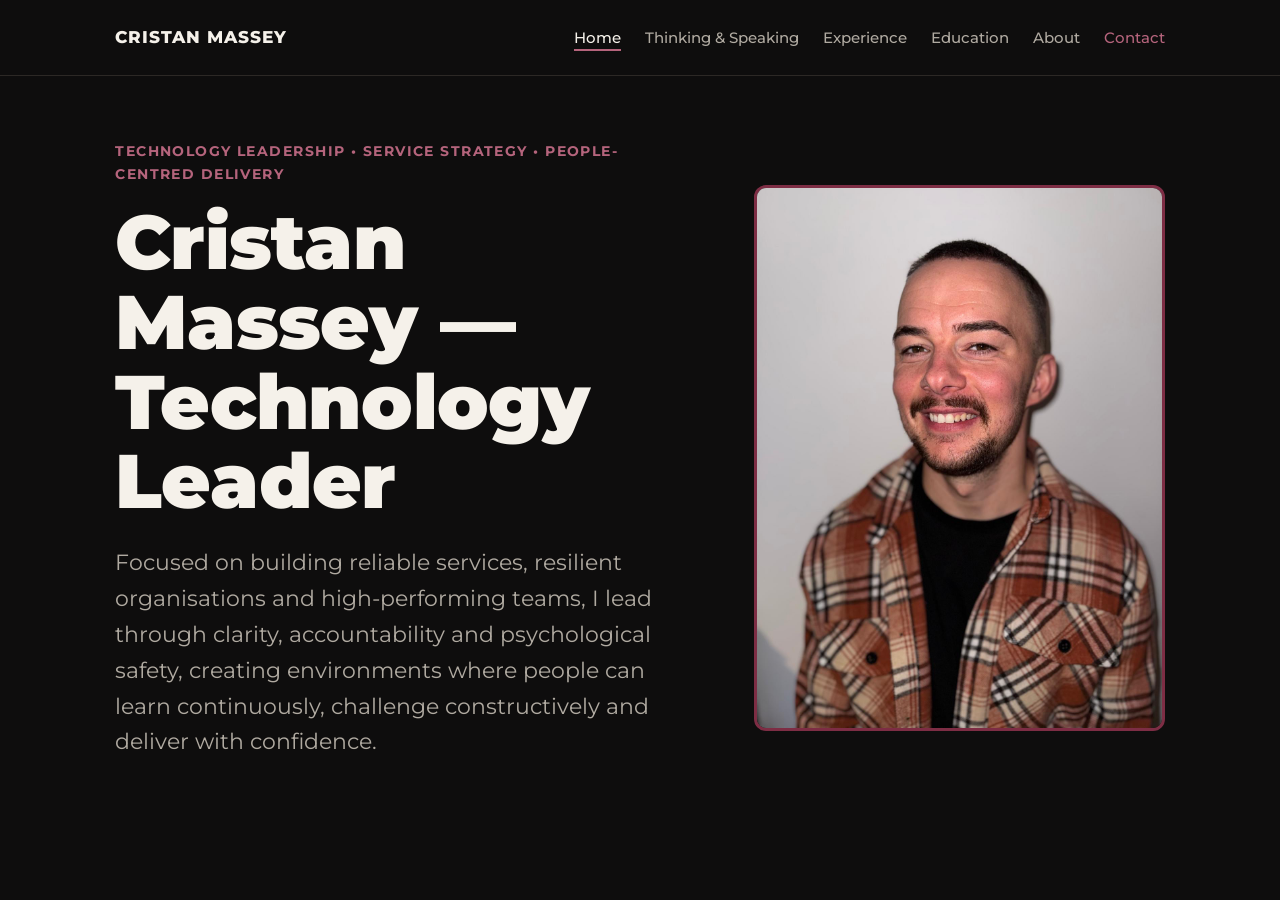
<file: index.html>
<!DOCTYPE html>
<html lang="en-GB">
<head>

    <meta charset="UTF-8">
    <meta name="viewport" content="width=device-width, initial-scale=1.0">

    <title>Cristan Massey | Technology Leadership &amp; Service Strategy</title>

    <meta name="description" content="Technology leader focused on building reliable services, resilient organisations and high-performing teams.">

    <link rel="icon" type="image/png" href="/favicon.png">

    <!-- Google Fonts -->
    <link rel="preconnect" href="https://fonts.googleapis.com">
    <link rel="preconnect" href="https://fonts.gstatic.com" crossorigin>
    <link href="https://fonts.googleapis.com/css2?family=Montserrat:wght@400;500;600;700;800;900&display=swap" rel="stylesheet">

    <!-- Stylesheets -->
    <link rel="stylesheet" href="css/tokens.css">
    <link rel="stylesheet" href="css/global.css">
    <link rel="stylesheet" href="css/components.css">

</head>
<body>

    <a class="skip-link" href="#main-content">Skip to main content</a>

    <header class="site-header">
        <nav class="site-nav" aria-label="Primary navigation">

            <a href="index.html" class="site-name">CRISTAN MASSEY</a>

            <ul class="nav-links">
                <li><a href="index.html" aria-current="page">Home</a></li>
                <li><a href="thinking.html">Thinking &amp; Speaking</a></li>
                <li><a href="experience.html">Experience</a></li>
                <li><a href="education.html">Education</a></li>
                <li><a href="about.html">About</a></li>
                <li><a href="contact.html" class="contact-link">Contact</a></li>
            </ul>

        </nav>
    </header>

    <main id="main-content">

        <section class="hero">

            <div class="hero-content">

                <p class="hero-kicker">
                    Technology Leadership &bull; Service Strategy &bull; People-centred Delivery
                </p>

                <h1>
                    Cristan Massey &mdash; Technology Leader
                </h1>

                <p class="hero-intro">
                    Focused on building reliable services, resilient organisations and
                    high-performing teams, I lead through clarity, accountability and
                    psychological safety, creating environments where people can learn
                    continuously, challenge constructively and deliver with confidence.
                </p>

            </div>

            <div class="hero-media">
                <img
                    src="assets/images/cristan-massey-portrait.jpg"
                    alt="Portrait of Cristan Massey"
                    width="900"
                    height="1200"
                >
            </div>

        </section>

    </main>

    <script src="js/main.js"></script>

</body>
</html>
</file>
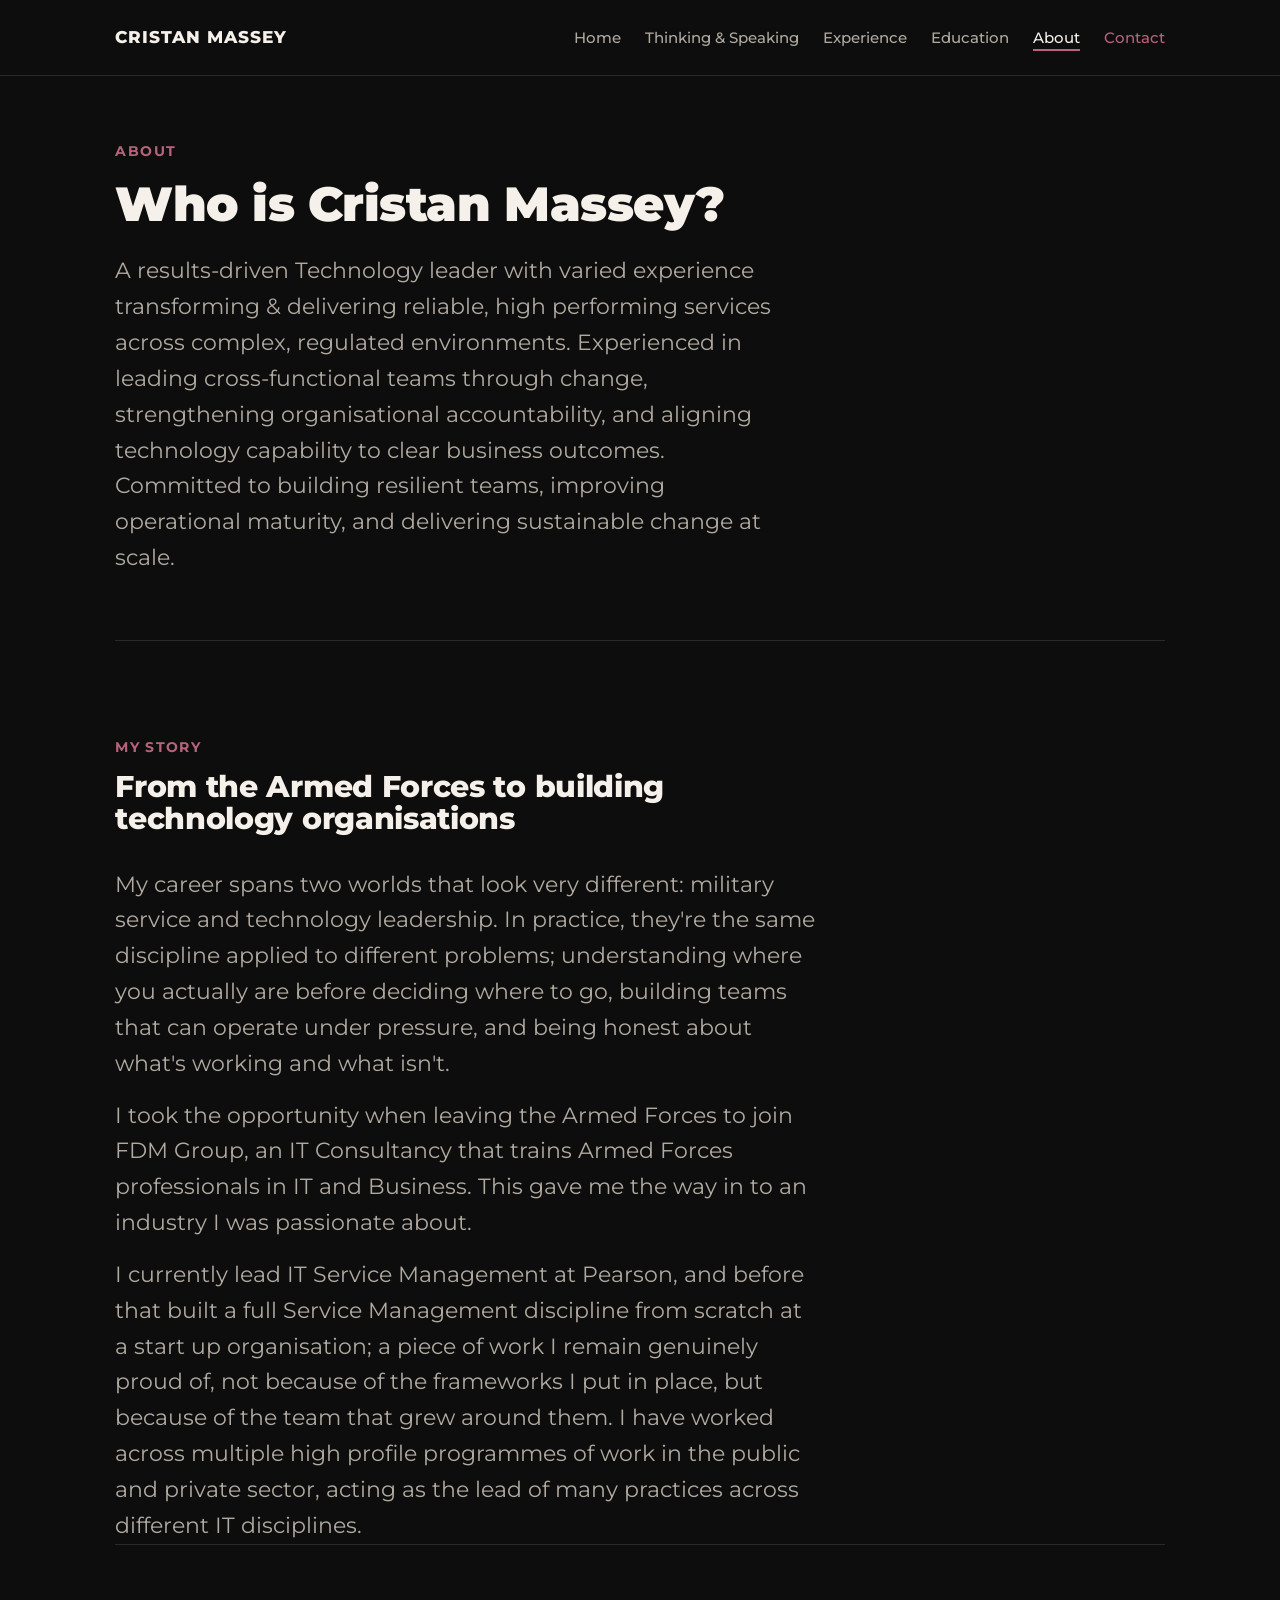
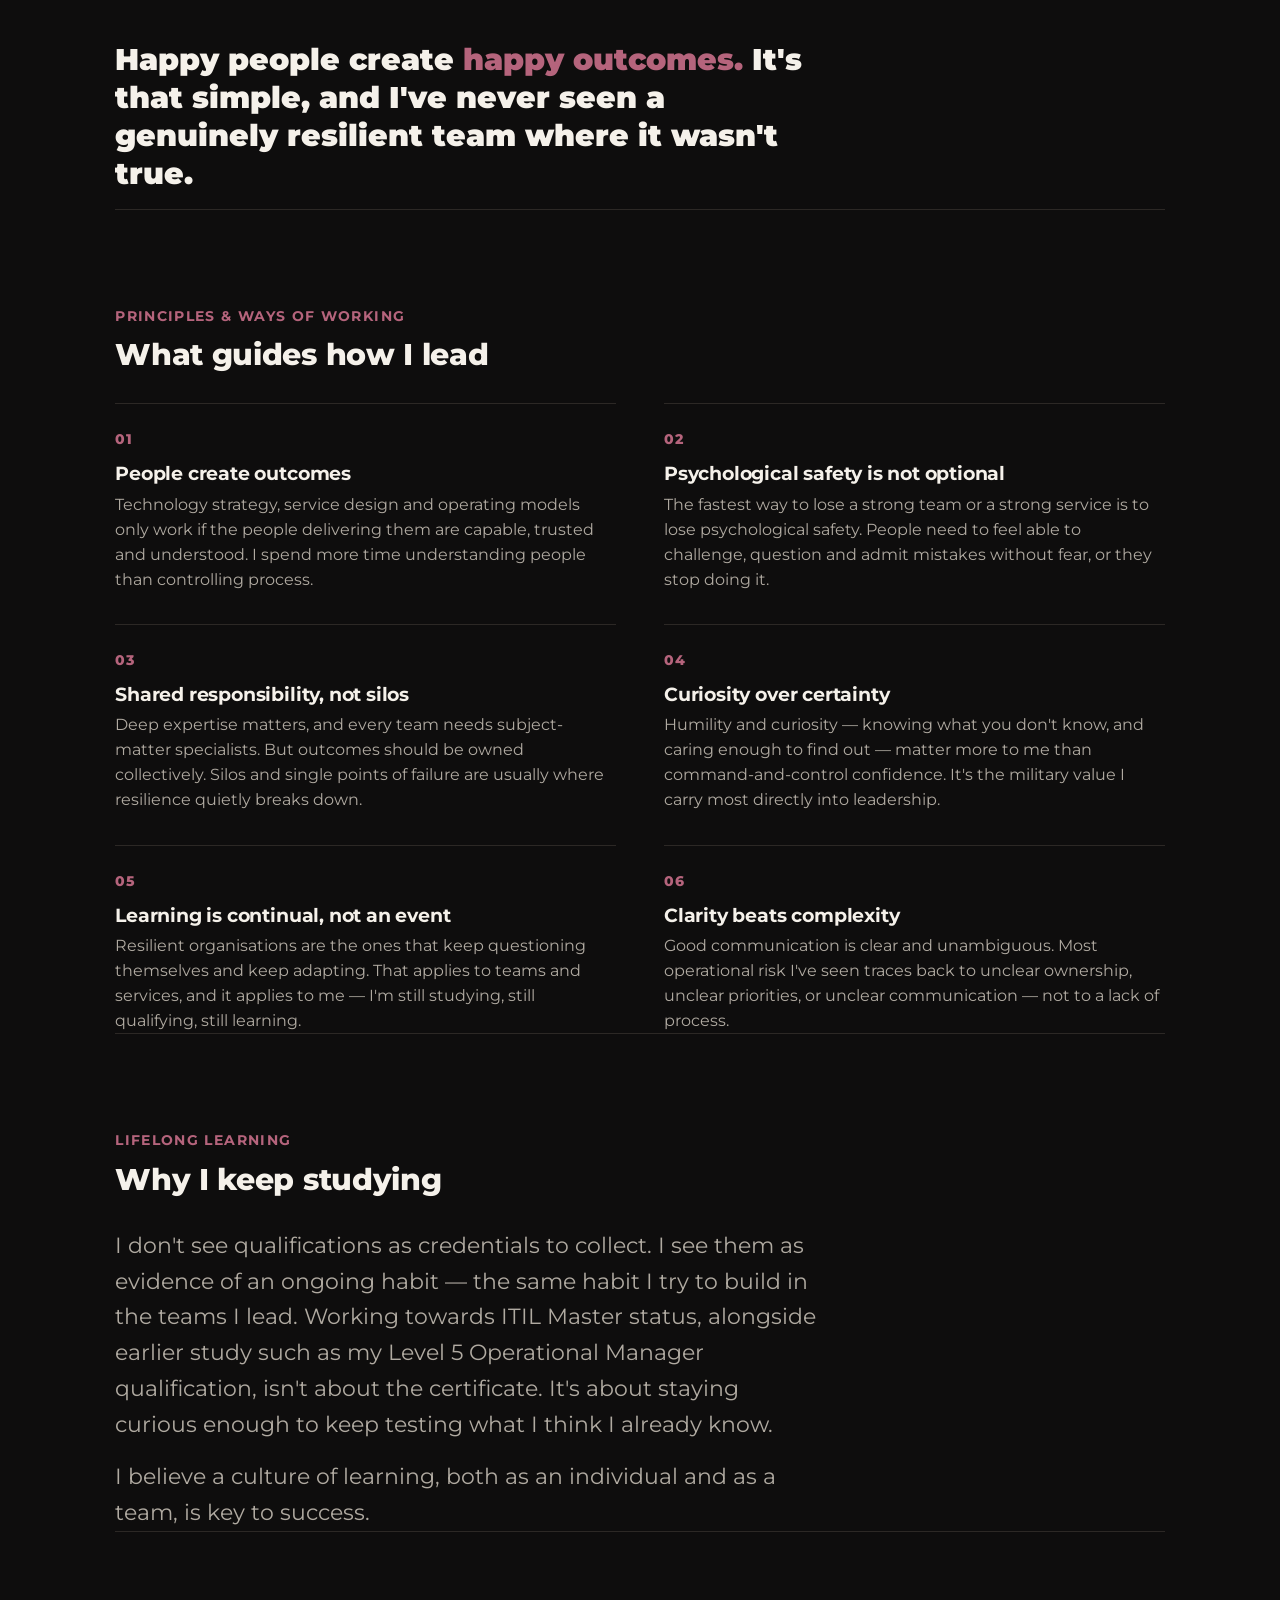
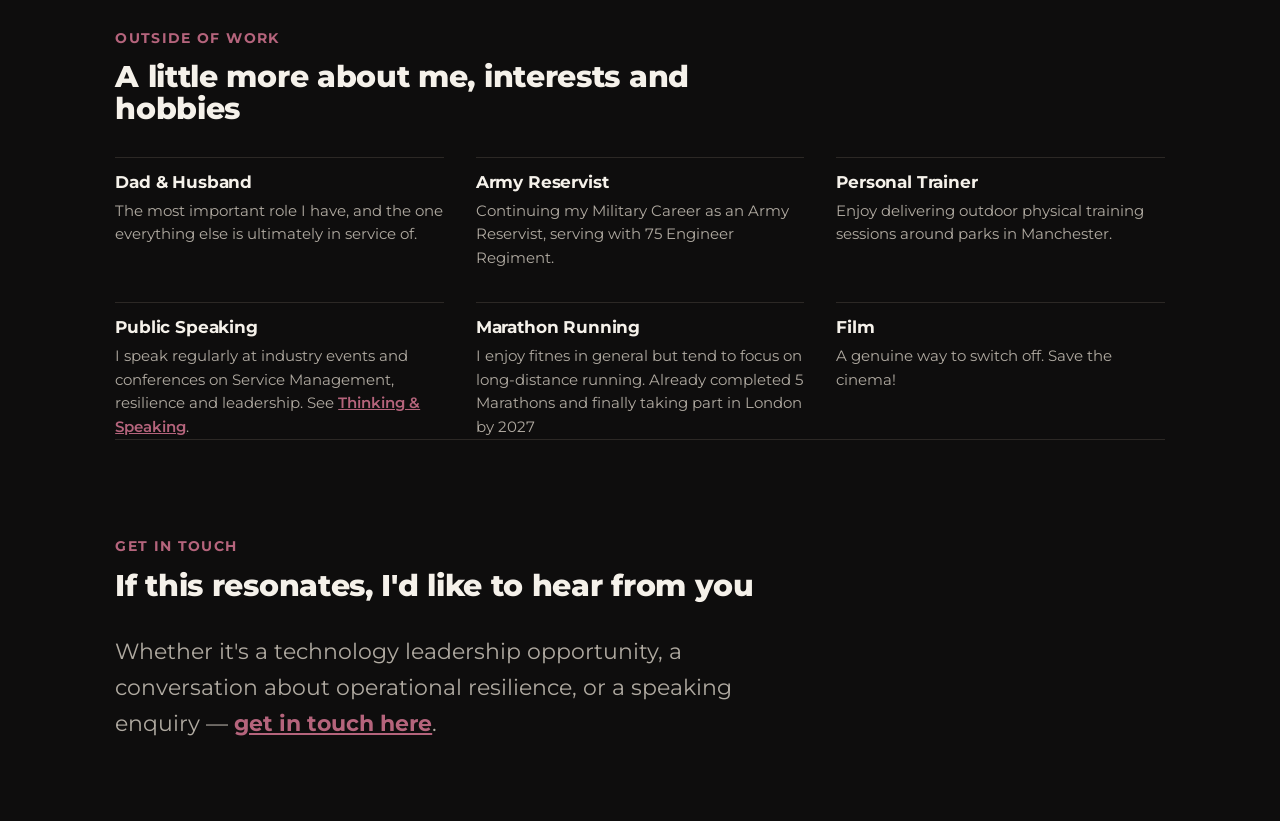
<file: about.html>
<!DOCTYPE html>
<html lang="en-GB">
<head>
    <meta charset="UTF-8">
    <meta name="viewport" content="width=device-width, initial-scale=1.0">
    <title>About | Cristan Massey</title>
    <meta name="description" content="How Cristan Massey leads: people-centred delivery, continual learning and the principles that guide his approach to technology leadership.">
     <link rel="icon" type="image/png" href="/favicon.png">
    <!-- Google Fonts -->
    <link rel="preconnect" href="https://fonts.googleapis.com">
    <link rel="preconnect" href="https://fonts.gstatic.com" crossorigin>
    <link href="https://fonts.googleapis.com/css2?family=Montserrat:wght@400;500;600;700;800;900&display=swap" rel="stylesheet">
    <!-- Stylesheets -->
    <link rel="stylesheet" href="css/tokens.css">
    <link rel="stylesheet" href="css/global.css">
    <link rel="stylesheet" href="css/components.css">
</head>
<body>
    <a class="skip-link" href="#main-content">Skip to main content</a>
    <header class="site-header">
        <nav class="site-nav" aria-label="Primary navigation">
            <a href="index.html" class="site-name">CRISTAN MASSEY</a>
            <ul class="nav-links">
                <li><a href="index.html">Home</a></li>
                <li><a href="thinking.html">Thinking &amp; Speaking</a></li>
                <li><a href="experience.html">Experience</a></li>
                <li><a href="education.html">Education</a></li>
                <li><a href="about.html" aria-current="page">About</a></li>
                <li><a href="contact.html" class="contact-link">Contact</a></li>
            </ul>
        </nav>
    </header>
    <main id="main-content">

        <!-- ==================================================
             PAGE HEADER
             ================================================== -->
        <div class="page-header">
            <p class="page-kicker">About</p>
            <h1>Who is Cristan Massey?</h1>
            <p class="page-lead">
                A results-driven Technology leader with varied experience transforming &amp; delivering reliable, high performing
                services across complex, regulated environments. Experienced in leading cross-functional
                teams through change, strengthening organisational accountability, and aligning technology capability to
                clear business outcomes. Committed to building resilient teams, improving operational maturity, and
                delivering sustainable change at scale.
            </p>
        </div>

        <!-- ==================================================
             SECTION: MY STORY
             ================================================== -->
        <section class="content-section">
            <div class="section-heading">
                <p class="eyebrow">My Story</p>
                <h2>From the Armed Forces to building technology organisations</h2>
            </div>
            <div class="prose">
                <p>
                    My career spans two worlds that look very different: military
                    service and technology leadership. In practice, they're the same discipline
                    applied to different problems; understanding where you actually are
                    before deciding where to go, building teams that can operate under pressure,
                    and being honest about what's working and what isn't.
                </p>
                <p>
                    I took the opportunity when leaving the Armed Forces to join FDM Group, an IT
                    Consultancy that trains Armed Forces professionals in IT and Business. This gave
                    me the way in to an industry I was passionate about.
                </p>
                <p>
                    I currently lead IT Service Management at Pearson, and before that built a
                    full Service Management discipline from scratch at a start up organisation; a piece of
                    work I remain genuinely proud of, not because of the frameworks I put in
                    place, but because of the team that grew around them. I have worked across multiple
                    high profile programmes of work in the public and private sector, acting as the lead
                    of many practices across different IT disciplines.
                </p>
            </div>
        </section>

        <!-- ==================================================
             PULL STATEMENT
             ================================================== -->
        <section class="content-section">
            <p class="pull-statement">
                Happy people create <span>happy outcomes.</span> It's that simple, and I've
                never seen a genuinely resilient team where it wasn't true.
            </p>
        </section>

        <!-- ==================================================
             SECTION: PRINCIPLES / WAYS OF WORKING
             ================================================== -->
        <section class="content-section">
            <div class="section-heading">
                <p class="eyebrow">Principles &amp; Ways of Working</p>
                <h2>What guides how I lead</h2>
            </div>
            <div class="principles-grid">
                <div class="principle">
                    <span class="principle-number">01</span>
                    <h3>People create outcomes</h3>
                    <p>
                        Technology strategy, service design and operating models only work
                        if the people delivering them are capable, trusted and understood.
                        I spend more time understanding people than controlling process.
                    </p>
                </div>
                <div class="principle">
                    <span class="principle-number">02</span>
                    <h3>Psychological safety is not optional</h3>
                    <p>
                        The fastest way to lose a strong team or a strong service is to lose
                        psychological safety. People need to feel able to challenge, question
                        and admit mistakes without fear, or they stop doing it.
                    </p>
                </div>
                <div class="principle">
                    <span class="principle-number">03</span>
                    <h3>Shared responsibility, not silos</h3>
                    <p>
                        Deep expertise matters, and every team needs subject-matter specialists.
                        But outcomes should be owned collectively. Silos and single points of
                        failure are usually where resilience quietly breaks down.
                    </p>
                </div>
                <div class="principle">
                    <span class="principle-number">04</span>
                    <h3>Curiosity over certainty</h3>
                    <p>
                        Humility and curiosity &mdash; knowing what you don't know, and caring
                        enough to find out &mdash; matter more to me than command-and-control
                        confidence. It's the military value I carry most directly into leadership.
                    </p>
                </div>
                <div class="principle">
                    <span class="principle-number">05</span>
                    <h3>Learning is continual, not an event</h3>
                    <p>
                        Resilient organisations are the ones that keep questioning themselves
                        and keep adapting. That applies to teams and services, and it applies
                        to me &mdash; I'm still studying, still qualifying, still learning.
                    </p>
                </div>
                <div class="principle">
                    <span class="principle-number">06</span>
                    <h3>Clarity beats complexity</h3>
                    <p>
                        Good communication is clear and unambiguous. Most operational risk I've
                        seen traces back to unclear ownership, unclear priorities, or unclear
                        communication &mdash; not to a lack of process.
                    </p>
                </div>
            </div>
        </section>

        <!-- ==================================================
             SECTION: WHY I CARE ABOUT LEARNING
             ================================================== -->
        <section class="content-section">
            <div class="section-heading">
                <p class="eyebrow">Lifelong Learning</p>
                <h2>Why I keep studying</h2>
            </div>
            <div class="prose">
                <p>
                    I don't see qualifications as credentials to collect. I see them as evidence
                    of an ongoing habit &mdash; the same habit I try to build in the teams I lead.
                    Working towards ITIL Master status, alongside earlier study such as my Level 5
                    Operational Manager qualification, isn't about the certificate. It's about
                    staying curious enough to keep testing what I think I already know.
                </p>
                <p>
                    I believe a culture of learning, both as an individual and as a team, is key to success.
                </p>
            </div>
        </section>

        <!-- ==================================================
             SECTION: OUTSIDE OF WORK
             ================================================== -->
        <section class="content-section">
            <div class="section-heading">
                <p class="eyebrow">Outside of Work</p>
                <h2>A little more about me, interests and hobbies</h2>
            </div>

            <div class="facets-grid">

                <div class="facet">
                    <h3>Dad &amp; Husband</h3>
                    <p>
                        The most important role I have, and the one everything else is
                        ultimately in service of.
                    </p>
                </div>

                <div class="facet">
                    <h3>Army Reservist</h3>
                    <p>
                        Continuing my Military Career as an Army Reservist, serving with 75 Engineer Regiment.
                    </p>
                </div>

                <div class="facet">
                    <h3>Personal Trainer</h3>
                    <p>
                     Enjoy delivering outdoor physical training sessions around parks in Manchester.   
                    </p>
                </div>

                <div class="facet">
                    <h3>Public Speaking</h3>
                    <p>
                        I speak regularly at industry events and conferences on Service
                        Management, resilience and leadership. See
                        <a href="thinking.html">Thinking &amp; Speaking</a>.
                    </p>
                </div>

                <div class="facet">
                    <h3>Marathon Running</h3>
                    <p>
                       I enjoy fitnes in general but tend to focus on long-distance running. 
                        Already completed 5 Marathons and finally taking part in London by 2027
                    </p>
                </div>

                <div class="facet">
                    <h3>Film</h3>
                    <p>
                        A genuine way to switch off. Save the cinema!
                    </p>
                </div>

            </div>
        </section>

        <!-- ==================================================
             SECTION: CONTACT PROMPT
             ================================================== -->
        <section class="content-section">
            <div class="section-heading">
                <p class="eyebrow">Get in touch</p>
                <h2>If this resonates, I'd like to hear from you</h2>
            </div>
            <p class="prose">
                Whether it's a technology leadership opportunity, a conversation about
                operational resilience, or a speaking enquiry &mdash;
                <a href="contact.html" style="color: var(--colour-accent); font-weight: 700;">get in touch here</a>.
            </p>
        </section>

    </main>
    <script src="js/main.js"></script>
</body>
</html>
</file>
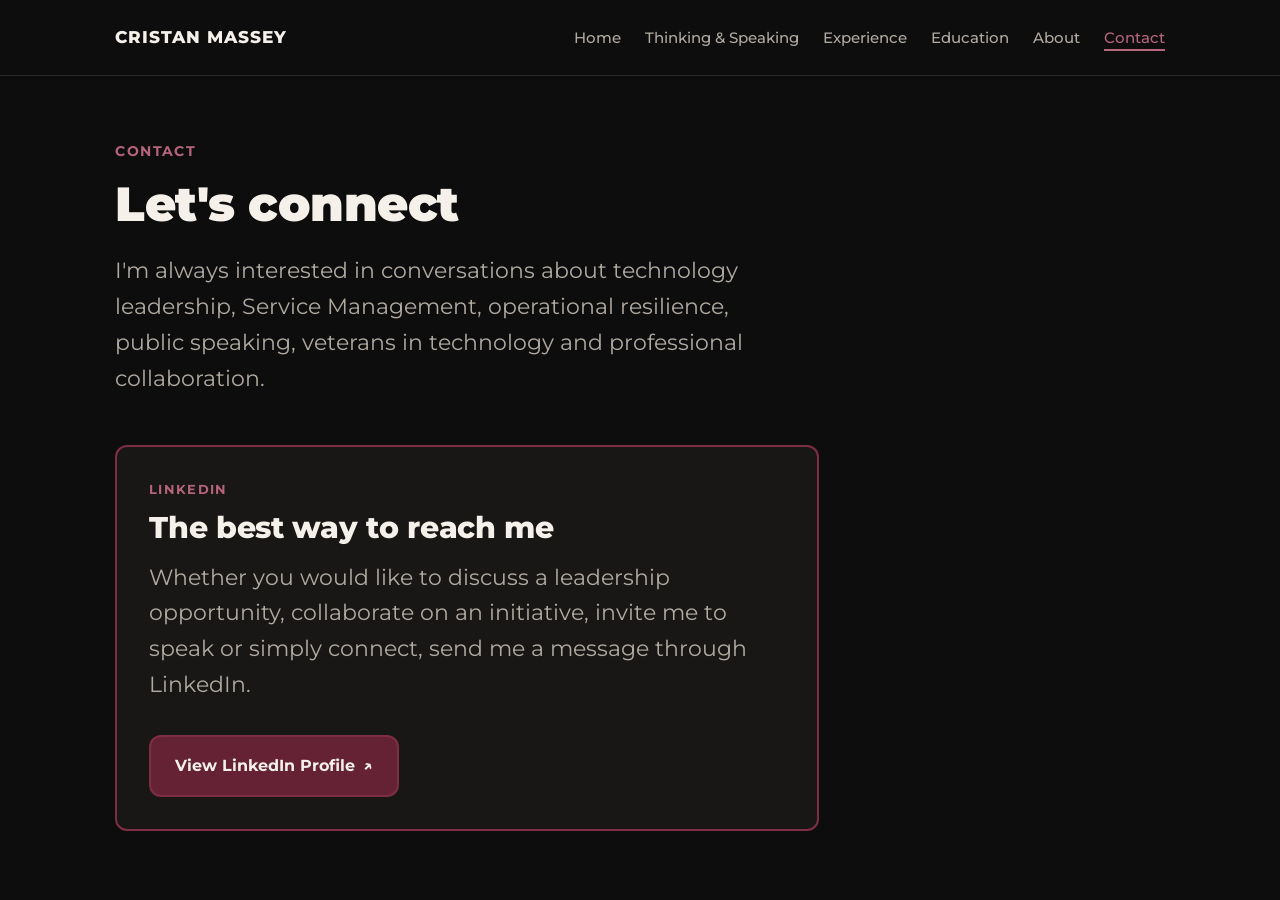
<file: contact.html>
<!DOCTYPE html>
<html lang="en-GB">
<head>
    <meta charset="UTF-8">
    <meta name="viewport" content="width=device-width, initial-scale=1.0">
    <title>Contact | Cristan Massey</title>
    <meta name="description" content="Connect with Cristan Massey on LinkedIn to discuss technology leadership, Service Management, operational resilience, speaking and professional collaboration.">
     <link rel="icon" type="image/png" href="/favicon.png">
    <link rel="preconnect" href="https://fonts.googleapis.com">
    <link rel="preconnect" href="https://fonts.gstatic.com" crossorigin>
    <link href="https://fonts.googleapis.com/css2?family=Montserrat:wght@400;500;600;700;800;900&display=swap" rel="stylesheet">
    <link rel="stylesheet" href="css/tokens.css">
    <link rel="stylesheet" href="css/global.css">
    <link rel="stylesheet" href="css/components.css">
</head>
<body>
    <a class="skip-link" href="#main-content">Skip to main content</a>
    <header class="site-header">
        <nav class="site-nav" aria-label="Primary navigation">
            <a href="index.html" class="site-name">CRISTAN MASSEY</a>
            <ul class="nav-links">
                <li><a href="index.html">Home</a></li>
                <li><a href="thinking.html">Thinking &amp; Speaking</a></li>
                <li><a href="experience.html">Experience</a></li>
                <li><a href="education.html">Education</a></li>
                <li><a href="about.html">About</a></li>
                <li><a href="contact.html" class="contact-link" aria-current="page">Contact</a></li>
            </ul>
        </nav>
    </header>
    <main id="main-content">
        <div class="page-header contact-page-header">
            <p class="page-kicker">Contact</p>
            <h1>Let's connect</h1>
            <p class="page-lead">
                I'm always interested in conversations about technology leadership,
                Service Management, operational resilience, public speaking,
                veterans in technology and professional collaboration.
            </p>
        </div>
        <section class="content-section contact-section" aria-labelledby="contact-heading">
            <div class="contact-panel">
                <p class="contact-label">LinkedIn</p>
                <h2 id="contact-heading">The best way to reach me</h2>
                <p>
                    Whether you would like to discuss a leadership opportunity,
                    collaborate on an initiative, invite me to speak or simply connect,
                    send me a message through LinkedIn.
                </p>
                <a class="linkedin-button"
                   href="https://www.linkedin.com/in/cristan-massey9/"
                   target="_blank"
                   rel="noopener noreferrer"
                   aria-label="View Cristan Massey's LinkedIn profile in a new tab">
                    View LinkedIn Profile <span aria-hidden="true">&#8599;</span>
                </a>
            </div>
        </section>
    </main>
    <script src="js/main.js"></script>
</body>
</html>
</file>
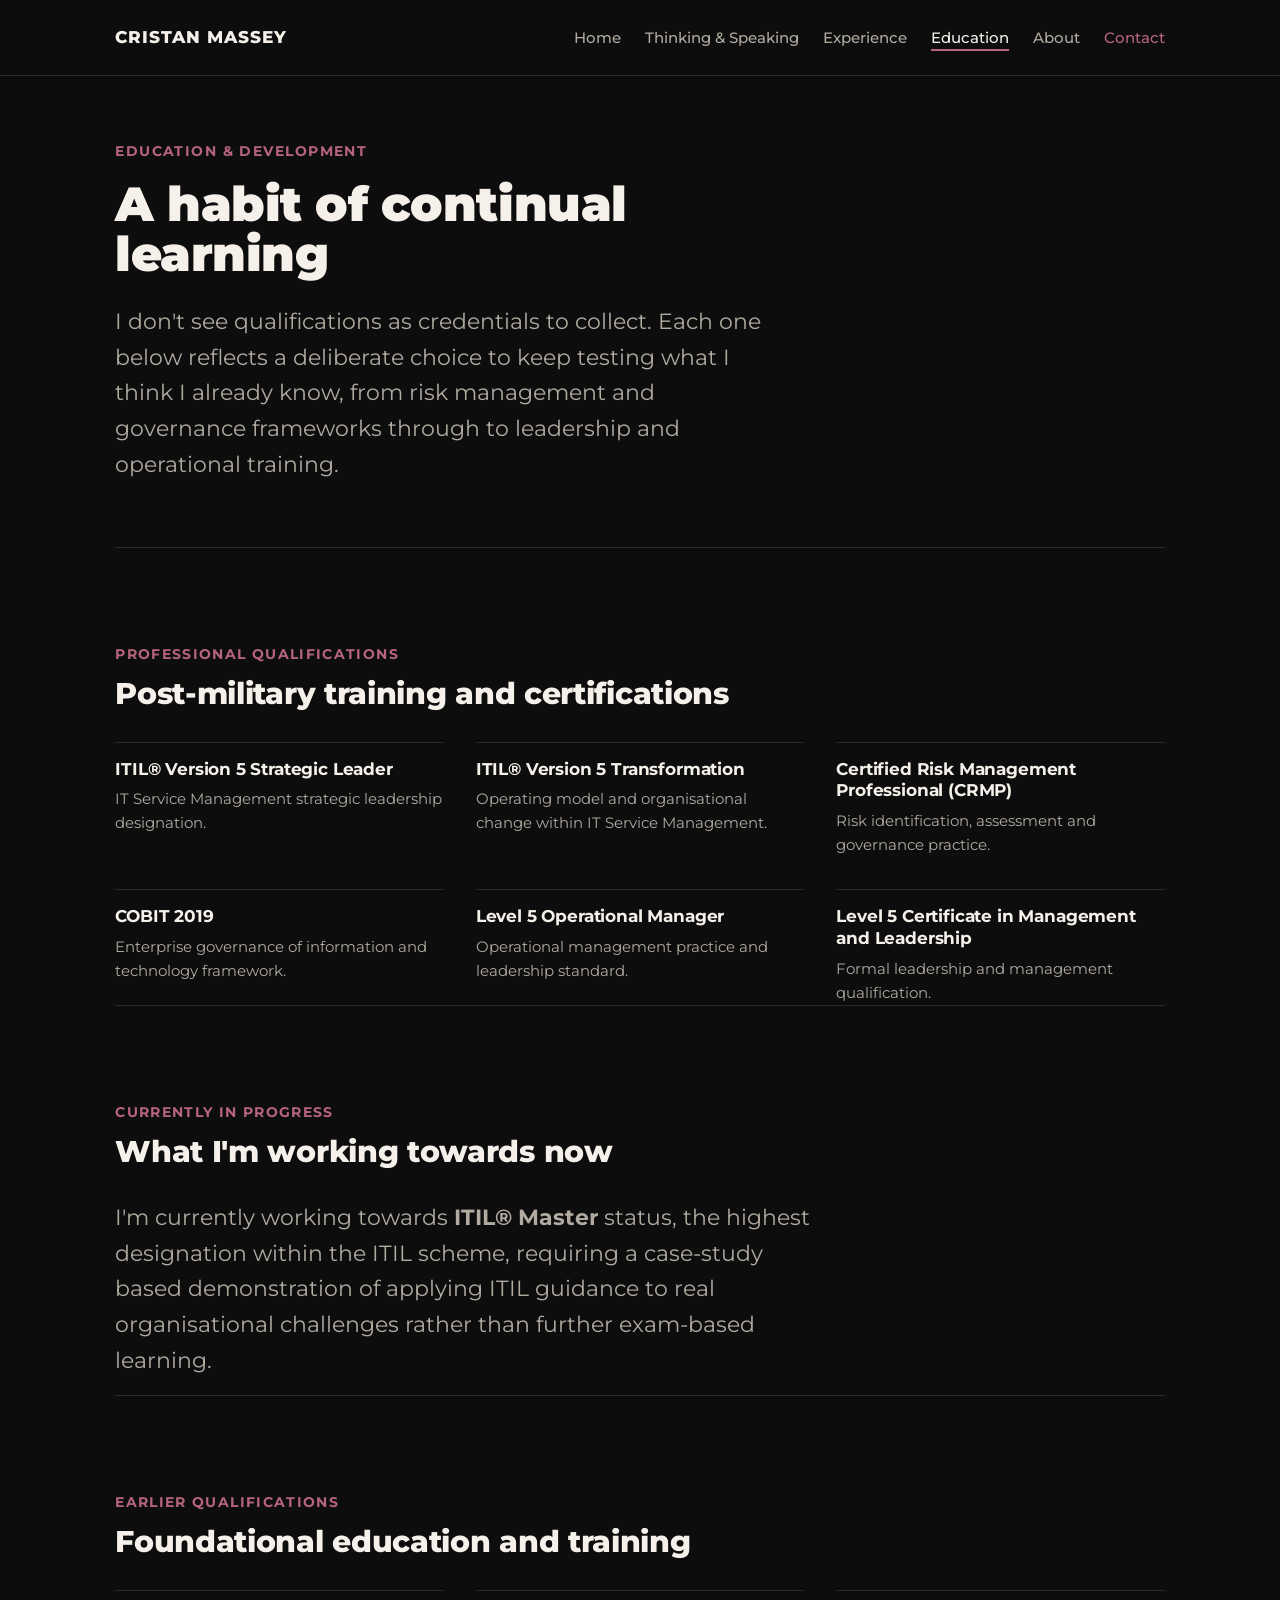
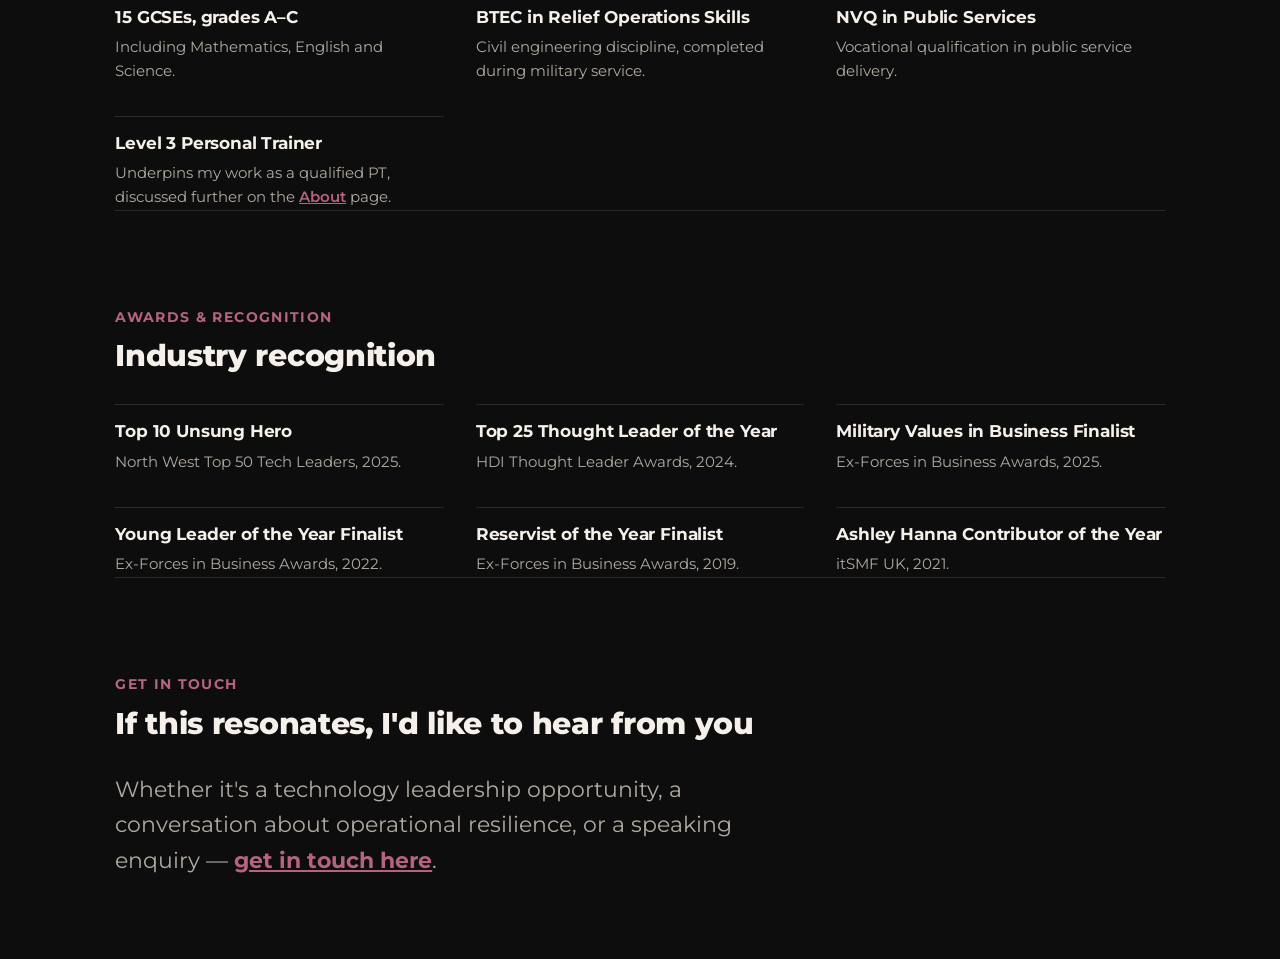
<file: education.html>
<!DOCTYPE html>
<html lang="en-GB">
<head>
    <meta charset="UTF-8">
    <meta name="viewport" content="width=device-width, initial-scale=1.0">
    <title>Education &amp; Development | Cristan Massey</title>
    <meta name="description" content="Professional qualifications, awards and ongoing development for Cristan Massey, spanning ITIL, risk management, leadership and operational training.">
     <link rel="icon" type="image/png" href="/favicon.png">
    <!-- Google Fonts -->
    <link rel="preconnect" href="https://fonts.googleapis.com">
    <link rel="preconnect" href="https://fonts.gstatic.com" crossorigin>
    <link href="https://fonts.googleapis.com/css2?family=Montserrat:wght@400;500;600;700;800;900&display=swap" rel="stylesheet">
    <!-- Stylesheets -->
    <link rel="stylesheet" href="css/tokens.css">
    <link rel="stylesheet" href="css/global.css">
    <link rel="stylesheet" href="css/components.css">
</head>
<body>
    <a class="skip-link" href="#main-content">Skip to main content</a>
    <header class="site-header">
        <nav class="site-nav" aria-label="Primary navigation">
            <a href="index.html" class="site-name">CRISTAN MASSEY</a>
            <ul class="nav-links">
                <li><a href="index.html">Home</a></li>
                <li><a href="thinking.html">Thinking &amp; Speaking</a></li>
                <li><a href="experience.html">Experience</a></li>
                <li><a href="education.html" aria-current="page">Education</a></li>
                <li><a href="about.html">About</a></li>
                <li><a href="contact.html" class="contact-link">Contact</a></li>
            </ul>
        </nav>
    </header>

    <main id="main-content">

        <!-- ==================================================
             PAGE HEADER
             ================================================== -->
        <div class="page-header">
            <p class="page-kicker">Education &amp; Development</p>
            <h1>A habit of continual learning</h1>
            <p class="page-lead">
                I don't see qualifications as credentials to collect. Each one below reflects
                a deliberate choice to keep testing what I think I already know, from risk
                management and governance frameworks through to leadership and operational training.
            </p>
        </div>

        <!-- ==================================================
             SECTION: PROFESSIONAL QUALIFICATIONS
             ================================================== -->
        <section class="content-section">

            <div class="section-heading">
                <p class="eyebrow">Professional Qualifications</p>
                <h2>Post-military training and certifications</h2>
            </div>

            <div class="credentials-grid">

                <div class="credential">
                    <h3>ITIL&reg; Version 5 Strategic Leader</h3>
                    <p>IT Service Management strategic leadership designation.</p>
                </div>

                <div class="credential">
                    <h3>ITIL&reg; Version 5 Transformation</h3>
                    <p>Operating model and organisational change within IT Service Management.</p>
                </div>

                <div class="credential">
                    <h3>Certified Risk Management Professional (CRMP)</h3>
                    <p>Risk identification, assessment and governance practice.</p>
                </div>

                <div class="credential">
                    <h3>COBIT 2019</h3>
                    <p>Enterprise governance of information and technology framework.</p>
                </div>

                <div class="credential">
                    <h3>Level 5 Operational Manager</h3>
                    <p>Operational management practice and leadership standard.</p>
                </div>

                <div class="credential">
                    <h3>Level 5 Certificate in Management and Leadership</h3>
                    <p>Formal leadership and management qualification.</p>
                </div>

            </div>

        </section>

        <!-- ==================================================
             SECTION: CURRENTLY IN PROGRESS
             ================================================== -->
        <section class="content-section">

            <div class="section-heading">
                <p class="eyebrow">Currently In Progress</p>
                <h2>What I'm working towards now</h2>
            </div>

            <p class="prose">
                I'm currently working towards <strong>ITIL&reg; Master</strong> status,
                the highest designation within the ITIL scheme, requiring a case-study
                based demonstration of applying ITIL guidance to real organisational
                challenges rather than further exam-based learning.
            </p>

        </section>

        <!-- ==================================================
             SECTION: EARLIER QUALIFICATIONS
             ================================================== -->
        <section class="content-section">

            <div class="section-heading">
                <p class="eyebrow">Earlier Qualifications</p>
                <h2>Foundational education and training</h2>
            </div>

            <div class="credentials-grid">

                <div class="credential">
                    <h3>15 GCSEs, grades A&ndash;C</h3>
                    <p>Including Mathematics, English and Science.</p>
                </div>

                <div class="credential">
                    <h3>BTEC in Relief Operations Skills</h3>
                    <p>Civil engineering discipline, completed during military service.</p>
                </div>

                <div class="credential">
                    <h3>NVQ in Public Services</h3>
                    <p>Vocational qualification in public service delivery.</p>
                </div>

                <div class="credential">
                    <h3>Level 3 Personal Trainer</h3>
                    <p>Underpins my work as a qualified PT, discussed further on the
                        <a href="about.html" style="color: var(--colour-accent); font-weight: 600;">About</a> page.</p>
                </div>

            </div>

        </section>

        <!-- ==================================================
             SECTION: AWARDS & RECOGNITION
             ================================================== -->
        <section class="content-section">

            <div class="section-heading">
                <p class="eyebrow">Awards &amp; Recognition</p>
                <h2>Industry recognition</h2>
            </div>

            <div class="credentials-grid">

                <div class="credential">
                    <h3>Top 10 Unsung Hero</h3>
                    <p>North West Top 50 Tech Leaders, 2025.</p>
                </div>

                <div class="credential">
                    <h3>Top 25 Thought Leader of the Year</h3>
                    <p>HDI Thought Leader Awards, 2024.</p>
                </div>

                <div class="credential">
                    <h3>Military Values in Business Finalist</h3>
                    <p>Ex-Forces in Business Awards, 2025.</p>
                </div>

                <div class="credential">
                    <h3>Young Leader of the Year Finalist</h3>
                    <p>Ex-Forces in Business Awards, 2022.</p>
                </div>

                <div class="credential">
                    <h3>Reservist of the Year Finalist</h3>
                    <p>Ex-Forces in Business Awards, 2019.</p>
                </div>

                <div class="credential">
                    <h3>Ashley Hanna Contributor of the Year</h3>
                    <p>itSMF UK, 2021.</p>
                </div>

            </div>

        </section>

        <!-- ==================================================
             SECTION: CONTACT PROMPT
             ================================================== -->
        <section class="content-section">
            <div class="section-heading">
                <p class="eyebrow">Get in touch</p>
                <h2>If this resonates, I'd like to hear from you</h2>
            </div>
            <p class="prose">
                Whether it's a technology leadership opportunity, a conversation about
                operational resilience, or a speaking enquiry &mdash;
                <a href="contact.html" style="color: var(--colour-accent); font-weight: 700;">get in touch here</a>.
            </p>
        </section>

    </main>

    <script src="js/main.js"></script>
</body>
</html>
</file>
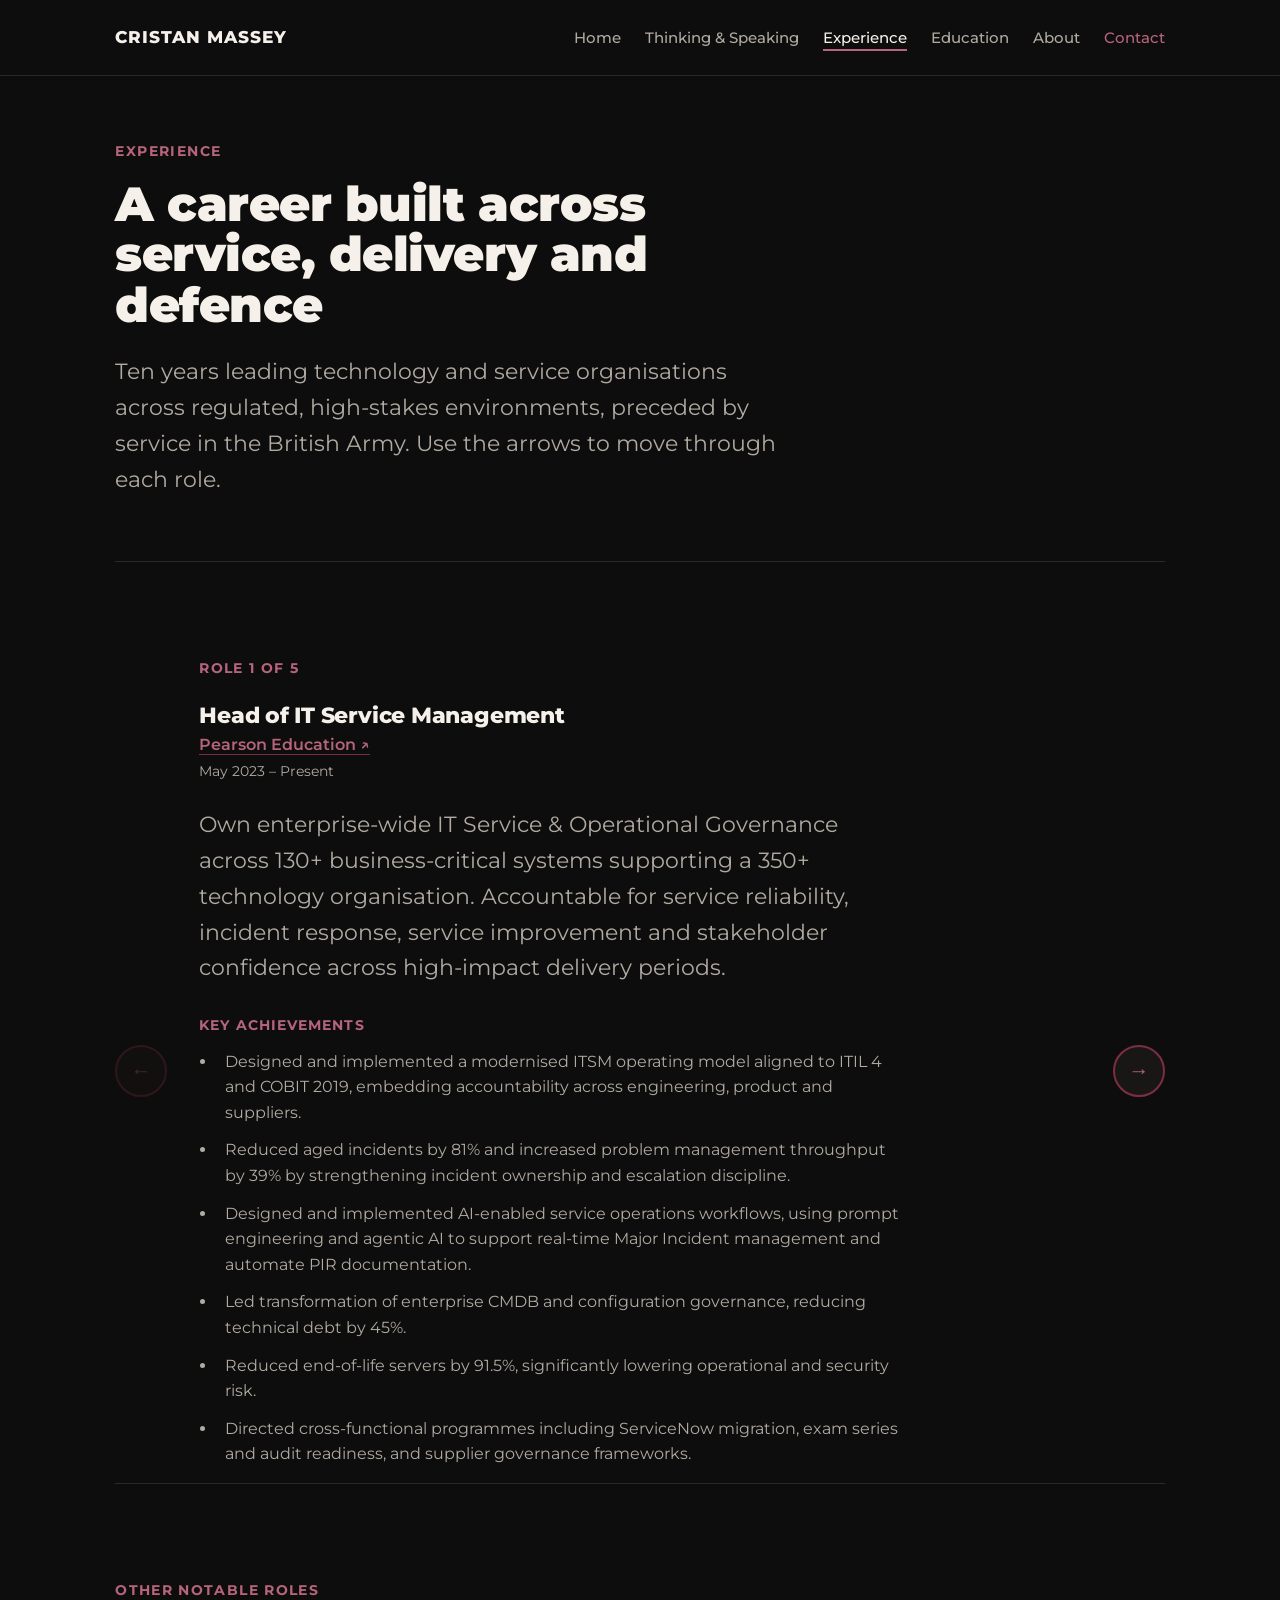
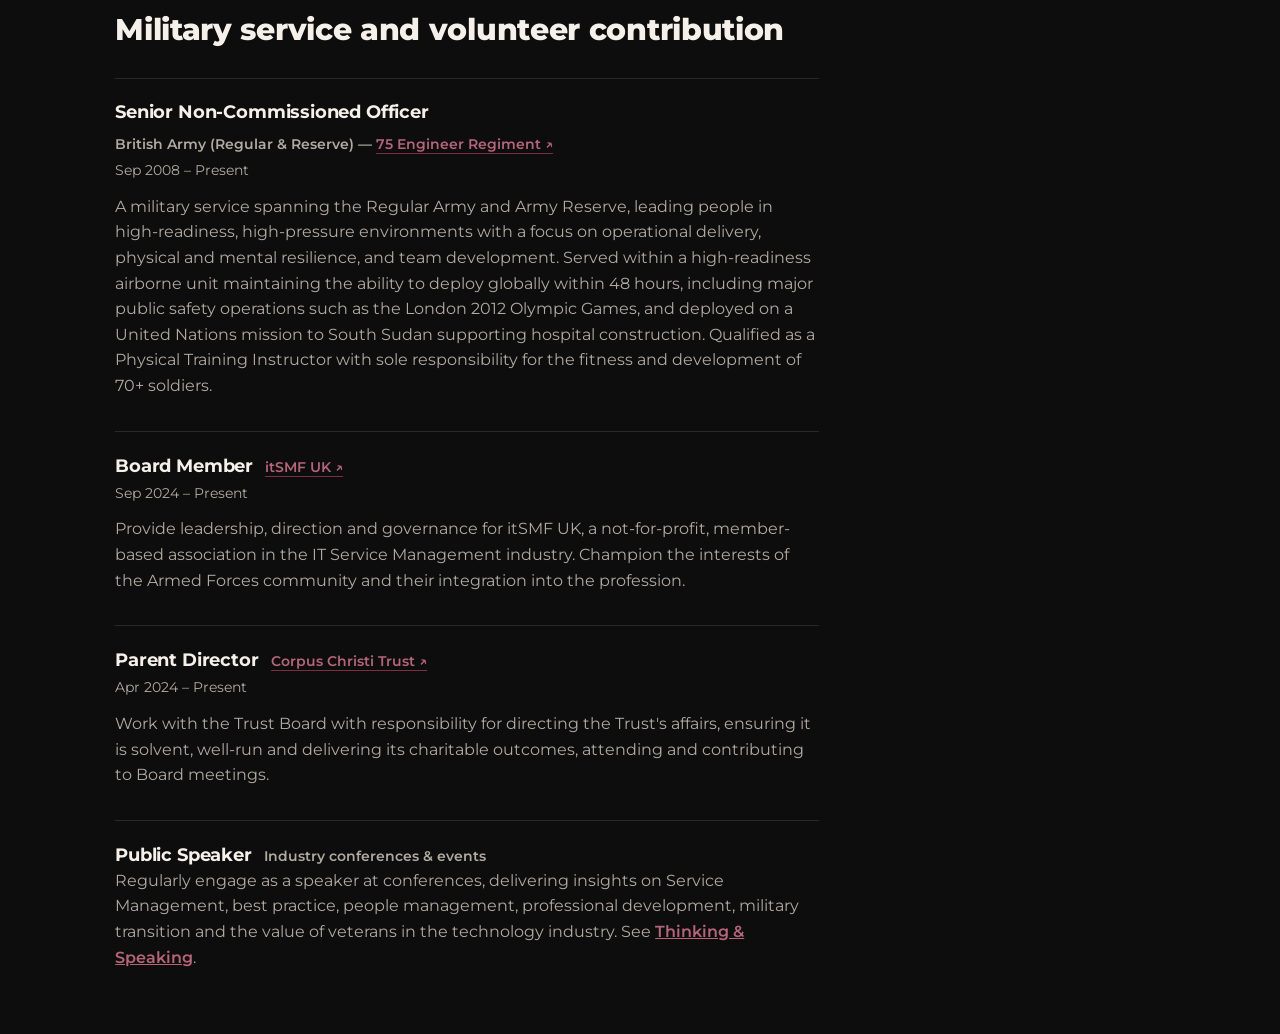
<file: experience.html>
<!DOCTYPE html>
<html lang="en-GB" class="no-js">
<head>
    <meta charset="UTF-8">
    <meta name="viewport" content="width=device-width, initial-scale=1.0">
    <title>Experience | Cristan Massey</title>
    <meta name="description" content="Career history for Cristan Massey, spanning Pearson, cinch, Content + Cloud, the Department for Education and the British Army.">
     <link rel="icon" type="image/png" href="/favicon.png">
    <!-- Google Fonts -->
    <link rel="preconnect" href="https://fonts.googleapis.com">
    <link rel="preconnect" href="https://fonts.gstatic.com" crossorigin>
    <link href="https://fonts.googleapis.com/css2?family=Montserrat:wght@400;500;600;700;800;900&display=swap" rel="stylesheet">
    <!-- Stylesheets -->
    <link rel="stylesheet" href="css/tokens.css">
    <link rel="stylesheet" href="css/global.css">
    <link rel="stylesheet" href="css/components.css">
    <!-- Remove no-js immediately if JavaScript is available, so the
         carousel behaviour applies. If JS is blocked/fails, the class
         stays and CSS shows every role stacked instead (see experience
         styles in components.css). -->
    <script>document.documentElement.classList.remove('no-js');</script>
</head>
<body>
    <a class="skip-link" href="#main-content">Skip to main content</a>
    <header class="site-header">
        <nav class="site-nav" aria-label="Primary navigation">
            <a href="index.html" class="site-name">CRISTAN MASSEY</a>
            <ul class="nav-links">
                <li><a href="index.html">Home</a></li>
                <li><a href="thinking.html">Thinking &amp; Speaking</a></li>
                <li><a href="experience.html" aria-current="page">Experience</a></li>
                <li><a href="education.html">Education</a></li>
                <li><a href="about.html">About</a></li>
                <li><a href="contact.html" class="contact-link">Contact</a></li>
            </ul>
        </nav>
    </header>

    <main id="main-content">

        <!-- ==================================================
             PAGE HEADER
             ================================================== -->
        <div class="page-header">
            <p class="page-kicker">Experience</p>
            <h1>A career built across service, delivery and defence</h1>
            <p class="page-lead">
                Ten years leading technology and service organisations across regulated,
                high-stakes environments, preceded by service in the British Army.
                Use the arrows to move through each role.
            </p>
        </div>

        <!-- ==================================================
             SECTION: CAREER TIMELINE (arrow-navigated carousel)
             Each .timeline-panel holds one role. JavaScript shows one
             panel at a time and moves between them. If JavaScript is
             unavailable, all panels are shown stacked instead, so the
             content is never hidden from a user or from search engines.
             ================================================== -->
        <section class="content-section" aria-label="Career timeline">

            <div class="timeline" data-timeline>

                <button type="button" class="timeline-arrow timeline-arrow-prev" data-timeline-prev aria-label="Previous role">
                    &larr;
                </button>

                <div class="timeline-body">

                    <p class="timeline-position" data-timeline-position aria-live="polite">
                        Role 1 of 5
                    </p>

                <!-- Panel 1: Pearson -->
                <article class="timeline-panel" data-timeline-panel>

                    <div class="timeline-panel-header">
                        <div>
                            <h2>Head of IT Service Management</h2>
                            <p class="timeline-org">
                                <a href="https://plc.pearson.com/en-GB" target="_blank" rel="noopener noreferrer">Pearson Education &#8599;</a>
                            </p>
                            <p class="timeline-dates">May 2023 &ndash; Present</p>
                        </div>
                    </div>

                    <p class="prose">
                        Own enterprise-wide IT Service &amp; Operational Governance across 130+
                        business-critical systems supporting a 350+ technology organisation.
                        Accountable for service reliability, incident response, service
                        improvement and stakeholder confidence across high-impact delivery periods.
                    </p>

                    <h3 class="timeline-subheading">Key achievements</h3>
                    <ul class="timeline-list">
                        <li>Designed and implemented a modernised ITSM operating model aligned to ITIL 4 and COBIT 2019, embedding accountability across engineering, product and suppliers.</li>
                        <li>Reduced aged incidents by 81% and increased problem management throughput by 39% by strengthening incident ownership and escalation discipline.</li>
                        <li>Designed and implemented AI-enabled service operations workflows, using prompt engineering and agentic AI to support real-time Major Incident management and automate PIR documentation.</li>
                        <li>Led transformation of enterprise CMDB and configuration governance, reducing technical debt by 45%.</li>
                        <li>Reduced end-of-life servers by 91.5%, significantly lowering operational and security risk.</li>
                        <li>Directed cross-functional programmes including ServiceNow migration, exam series and audit readiness, and supplier governance frameworks.</li>
                    </ul>

                </article>

                <!-- Panel 2: cinch -->
                <article class="timeline-panel" data-timeline-panel hidden>

                    <div class="timeline-panel-header">
                        <div>
                            <h2>Head of Service Delivery</h2>
                            <p class="timeline-org">
                                <a href="https://careers.cinch.co.uk/" target="_blank" rel="noopener noreferrer">cinch Cars Ltd. &#8599;</a>
                            </p>
                            <p class="timeline-dates">Aug 2021 &ndash; May 2023</p>
                        </div>
                    </div>

                    <p class="prose">
                        Built and led a multi-disciplinary Service Management function supporting
                        engineering, product and operations teams across a fast-scaling digital
                        platform &mdash; a discipline created from the ground up.
                    </p>

                    <h3 class="timeline-subheading">Key achievements</h3>
                    <ul class="timeline-list">
                        <li>Established a Community of Practice influencing over 100 technology professionals, embedding service accountability into product-led delivery.</li>
                        <li>Achieved and maintained an exceptional Change Failure Rate of 0.17%.</li>
                        <li>Introduced and delivered over 100 ceremonies (workshops) for Observability, Service Readiness and Chaos Engineering.</li>
                        <li>Closed over 1.9k support tickets, with a 100% success rate of Post Incident Reviews completed within 48 hours of incident closure.</li>
                        <li>Delivered a continuous reduction in Time to Acknowledge and Time to Restore metrics.</li>
                    </ul>

                </article>

                <!-- Panel 3: Content + Cloud -->
                <article class="timeline-panel" data-timeline-panel hidden>

                    <div class="timeline-panel-header">
                        <div>
                            <h2>Service Delivery Manager</h2>
                            <p class="timeline-org">
                                <a href="https://www.advania.co.uk/" target="_blank" rel="noopener noreferrer">Content + Cloud (now Advania) &#8599;</a>
                            </p>
                            <p class="timeline-dates">Sep 2019 &ndash; Aug 2021</p>
                        </div>
                    </div>

                    <p class="prose">
                        Worked as a dedicated Service Delivery Manager with the company's largest
                        commercial customer, a civil engineering firm working on the UK's largest
                        construction project at the time, managing a multidisciplinary team
                        delivering IT services to the highest standards.
                    </p>

                    <h3 class="timeline-subheading">Key achievements</h3>
                    <ul class="timeline-list">
                        <li>Continued to work through the pandemic to implement remote working quickly for key workers while maintaining IT security and best practice.</li>
                        <li>Implemented a multi-disciplinary Supplier Management framework, improving collaboration across WAN, LAN, hardware and physical security vendors.</li>
                        <li>Led a Service Improvement initiative to enhance the Major Incident process for Tier 1 customers, introducing war-rooms and improved communications.</li>
                        <li>Delivered regular monthly reporting with key analysis across Incident, Problem, Change, Monitoring, Risks/Issues and Service Improvements.</li>
                    </ul>

                </article>

                <!-- Panel 4: Department for Education -->
                <article class="timeline-panel" data-timeline-panel hidden>

                    <div class="timeline-panel-header">
                        <div>
                            <h2>Service Delivery &amp; Transition Manager</h2>
                            <p class="timeline-org">
                                <a href="https://www.gov.uk/government/organisations/department-for-education" target="_blank" rel="noopener noreferrer">Department for Education &#8599;</a>
                            </p>
                            <p class="timeline-dates">Jun 2017 &ndash; Sep 2019</p>
                        </div>
                    </div>

                    <p class="prose">
                        Responsible for the operational service delivery of technology and digital
                        services with a customer-centric approach across multiple locations,
                        focused on service availability and performance, and overseeing
                        coordination of service transition for live DfE IT services.
                    </p>

                    <h3 class="timeline-subheading">Key achievements</h3>
                    <ul class="timeline-list">
                        <li>Maintained a portfolio of services across both DfE and ESFA (Education &amp; Skills Funding Agency), spanning internal and external applications with a total customer base of over 6 million.</li>
                        <li>Worked with commercial colleagues to lead the service delivery elements of contract renewals and replacements, managing associated budgets.</li>
                        <li>Led service integration activity to ensure successful transition of all changes into live service without compromising continuity, including designing and maintaining a service operating model.</li>
                    </ul>

                </article>

                <!-- Panel 5: FDM Group -->
                <article class="timeline-panel" data-timeline-panel hidden>

                    <div class="timeline-panel-header">
                        <div>
                            <h2>IT Consultant</h2>
                            <p class="timeline-org">
                                <a href="https://www.fdmgroup.com/" target="_blank" rel="noopener noreferrer">FDM Group &#8599;</a>
                            </p>
                            <p class="timeline-dates">Jun 2015 &ndash; Sep 2017</p>
                        </div>
                    </div>

                    <p class="prose">
                        Joined FDM's Ex-Forces Programme, which trains ex-Servicemen and women
                        into IT and business professionals &mdash; my route into the technology
                        industry after leaving the Armed Forces. Completed training across
                        Support Analysis and Project Management before being placed as a
                        consultant with two large-scale organisations.
                    </p>

                    <h3 class="timeline-subheading">Key achievements</h3>
                    <ul class="timeline-list">
                        <li>Completed two high-level training programmes in Support Analysis and Project Management.</li>
                        <li>Contracted as 6-month maternity cover at Capital Group, focused on the production and launch of the UK counterpart of a multimillion-pound New Perspective fund.</li>
                        <li>Worked with the Department for Work and Pensions as a Service Design Manager on the national rollout of Universal Credit, replacing all previous benefits systems.</li>
                    </ul>

                </article>

                </div>

                <button type="button" class="timeline-arrow timeline-arrow-next" data-timeline-next aria-label="Next role">
                    &rarr;
                </button>

            </div>

        </section>

        <!-- ==================================================
             SECTION: OTHER NOTABLE ROLES (military + volunteer)
             Static list, not part of the carousel, since these run
             alongside rather than in sequence with the career timeline.
             ================================================== -->
        <section class="content-section">

            <div class="section-heading">
                <p class="eyebrow">Other Notable Roles</p>
                <h2>Military service and volunteer contribution</h2>
            </div>

            <div class="other-roles">

                <div class="other-role">
                    <div class="other-role-header">
                        <h3>Senior Non-Commissioned Officer</h3>
                        <p class="other-role-org">
                            British Army (Regular &amp; Reserve) &mdash;
                            <a href="https://www.army.mod.uk/learn-and-explore/about-the-army/corps-regiments-and-units/engineering/corps-of-royal-engineers/75-engineer-regimenterves/" target="_blank" rel="noopener noreferrer">75 Engineer Regiment &#8599;</a>
                        </p>
                    </div>
                    <p class="other-role-dates">Sep 2008 &ndash; Present</p>
                    <p>
                        A military service spanning the Regular Army and Army Reserve, leading
                        people in high-readiness, high-pressure environments with a focus on
                        operational delivery, physical and mental resilience, and team
                        development. Served within a high-readiness airborne unit maintaining
                        the ability to deploy globally within 48 hours, including major public
                        safety operations such as the London 2012 Olympic Games, and deployed on
                        a United Nations mission to South Sudan supporting hospital construction.
                        Qualified as a Physical Training Instructor with sole responsibility for
                        the fitness and development of 70+ soldiers.
                    </p>
                </div>

                <div class="other-role">
                    <div class="other-role-header">
                        <h3>Board Member</h3>
                        <p class="other-role-org">
                            <a href="https://www.itsmf.co.uk/" target="_blank" rel="noopener noreferrer">itSMF UK &#8599;</a>
                        </p>
                    </div>
                    <p class="other-role-dates">Sep 2024 &ndash; Present</p>
                    <p>
                        Provide leadership, direction and governance for itSMF UK, a not-for-profit,
                        member-based association in the IT Service Management industry. Champion
                        the interests of the Armed Forces community and their integration into
                        the profession.
                    </p>
                </div>

                <div class="other-role">
                    <div class="other-role-header">
                        <h3>Parent Director</h3>
                        <p class="other-role-org">
                            <a href="https://www.corpuschristitrust.co.uk/" target="_blank" rel="noopener noreferrer">Corpus Christi Trust &#8599;</a>
                        </p>
                    </div>
                    <p class="other-role-dates">Apr 2024 &ndash; Present</p>
                    <p>
                        Work with the Trust Board with responsibility for directing the Trust's
                        affairs, ensuring it is solvent, well-run and delivering its charitable
                        outcomes, attending and contributing to Board meetings.
                    </p>
                </div>

                <div class="other-role">
                    <div class="other-role-header">
                        <h3>Public Speaker</h3>
                        <p class="other-role-org">Industry conferences &amp; events</p>
                    </div>
                    <p>
                        Regularly engage as a speaker at conferences, delivering insights on
                        Service Management, best practice, people management, professional
                        development, military transition and the value of veterans in the
                        technology industry. See
                        <a href="thinking.html" style="color: var(--colour-accent); font-weight: 600;">Thinking &amp; Speaking</a>.
                    </p>
                </div>

            </div>

        </section>

    </main>

    <script src="js/main.js"></script>
</body>
</html>
</file>
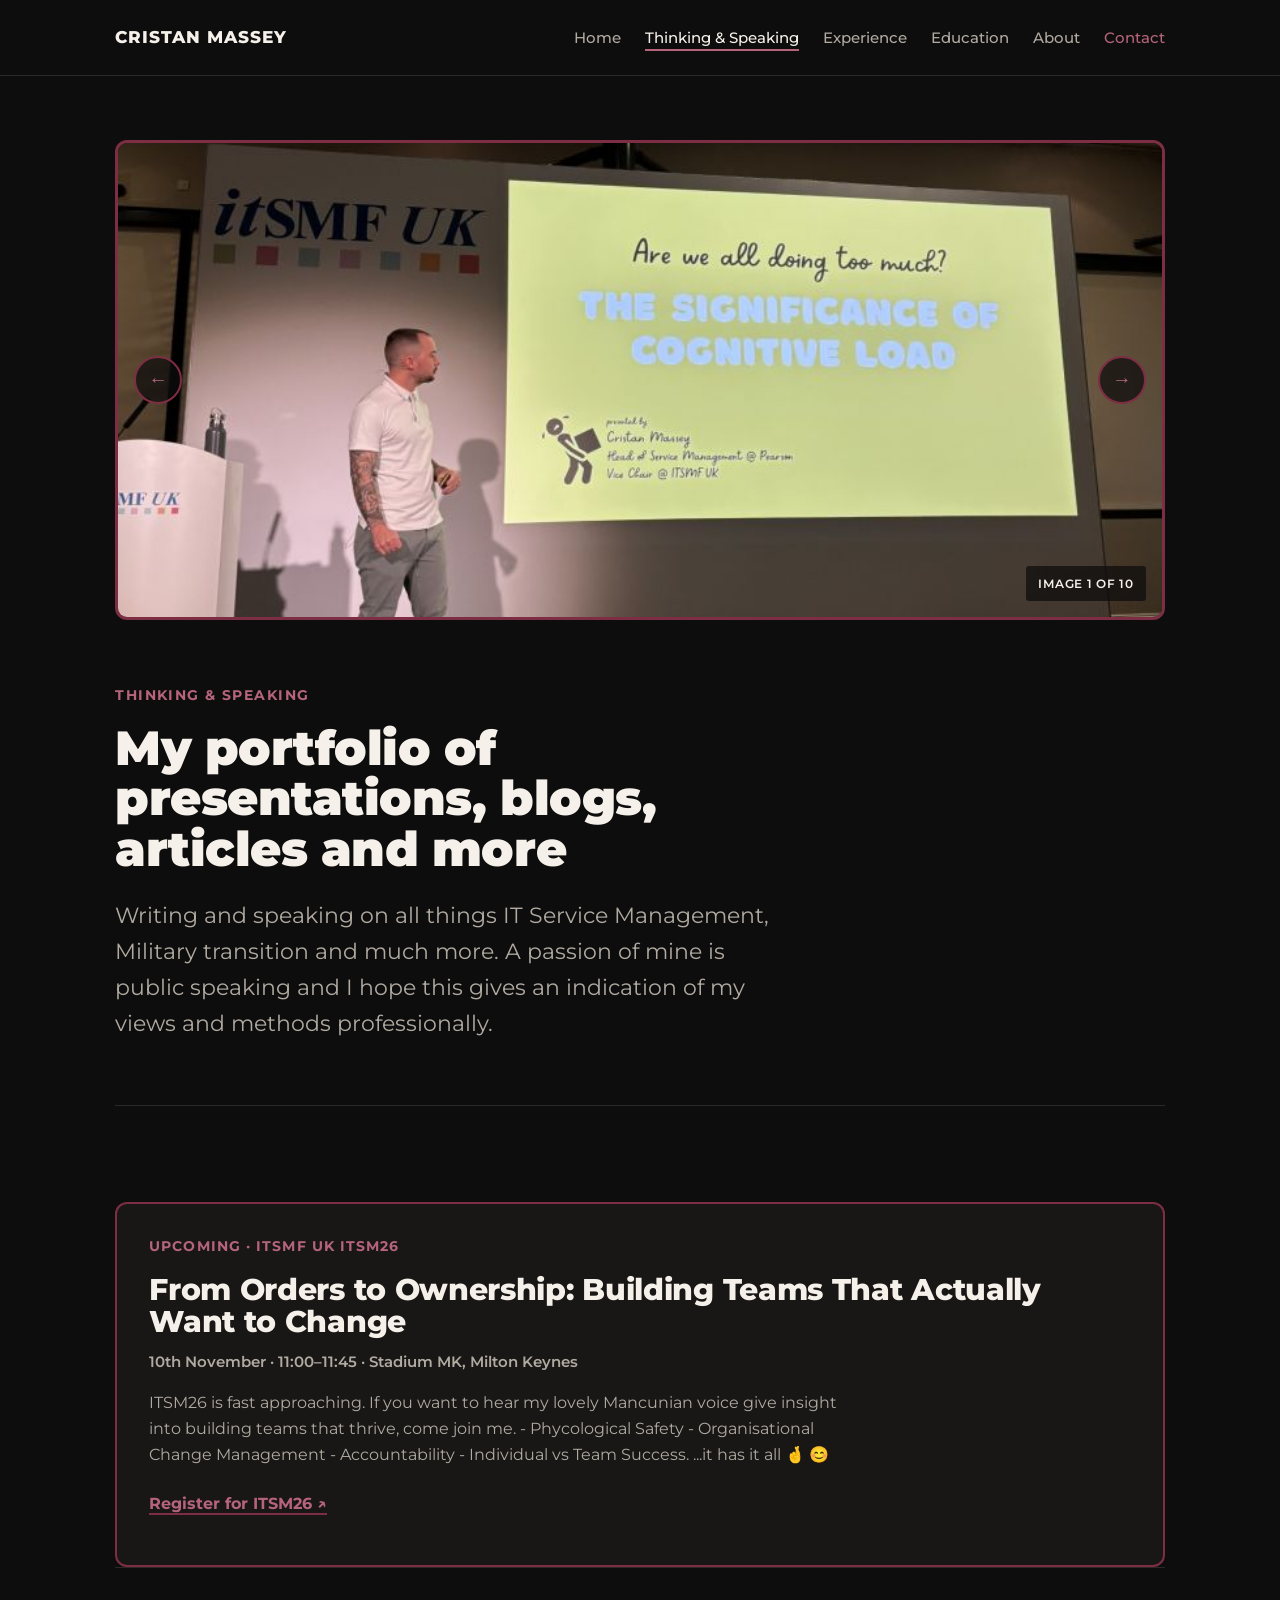
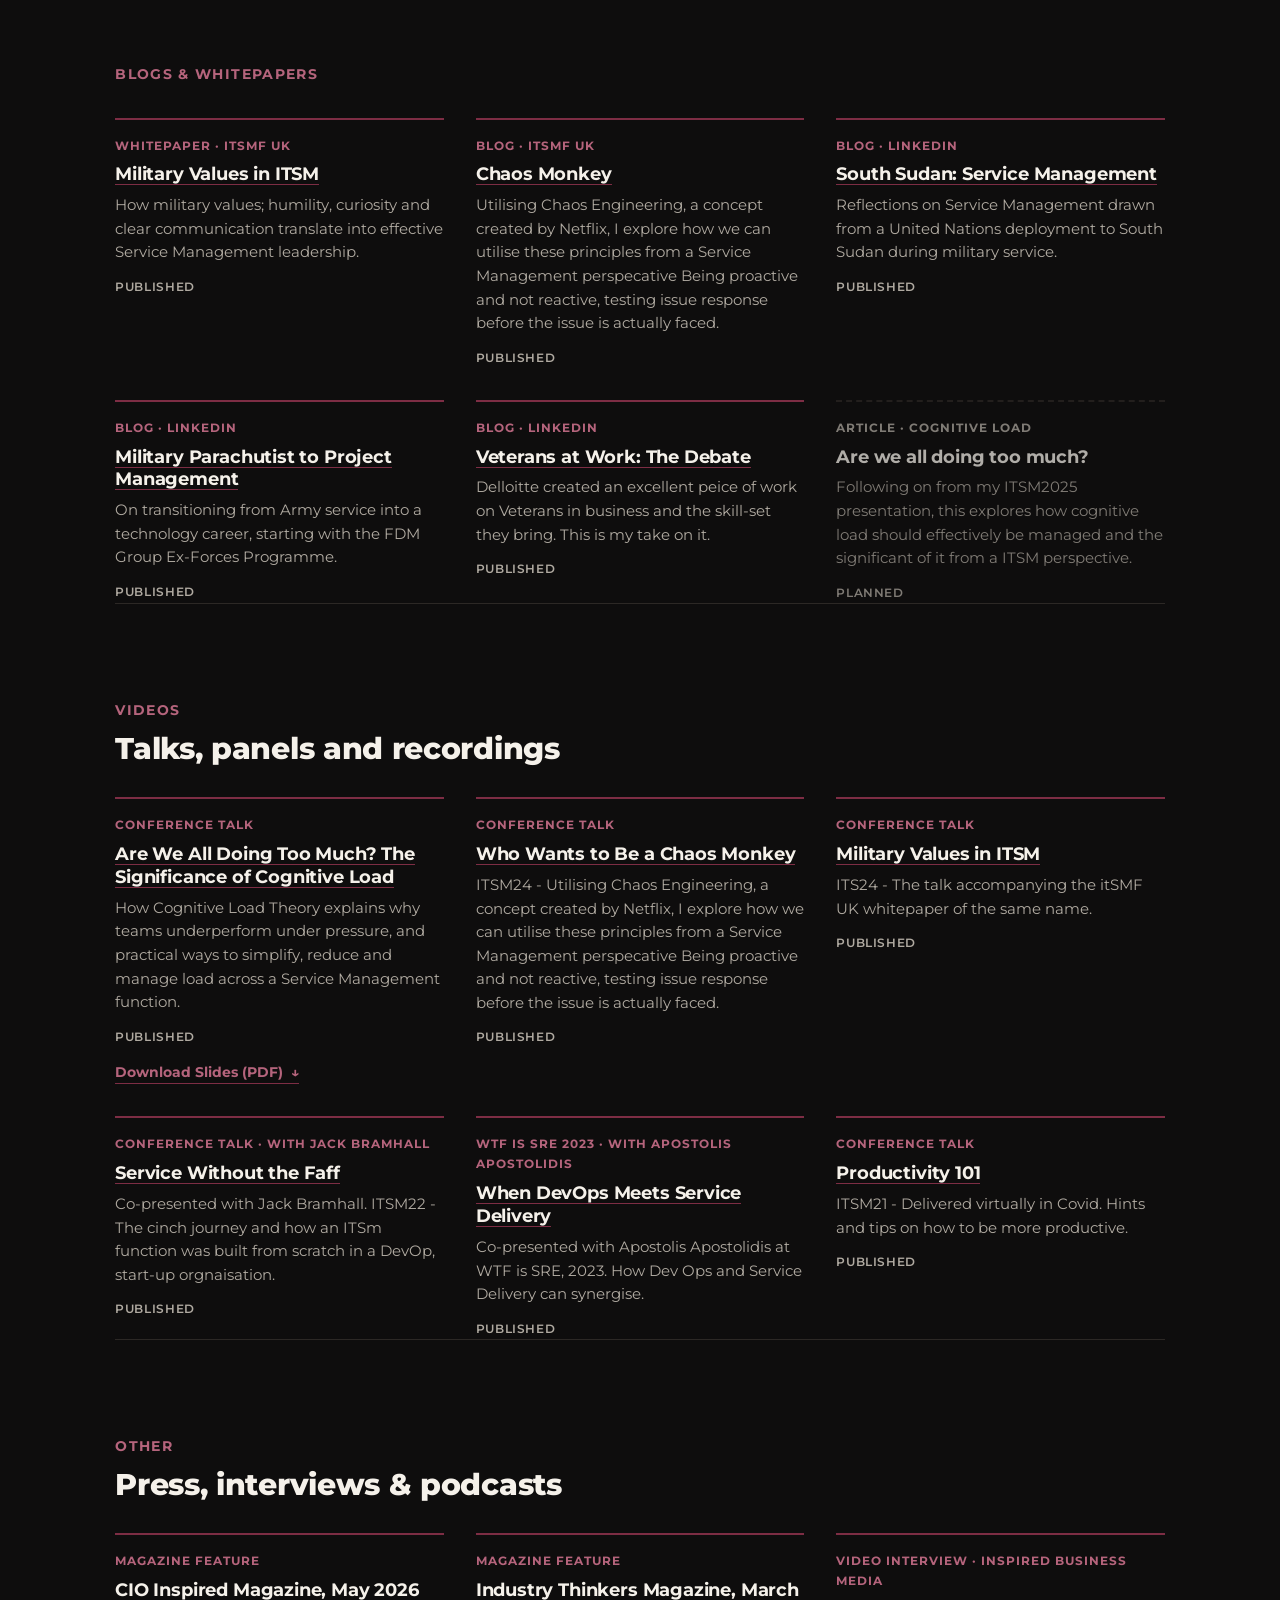
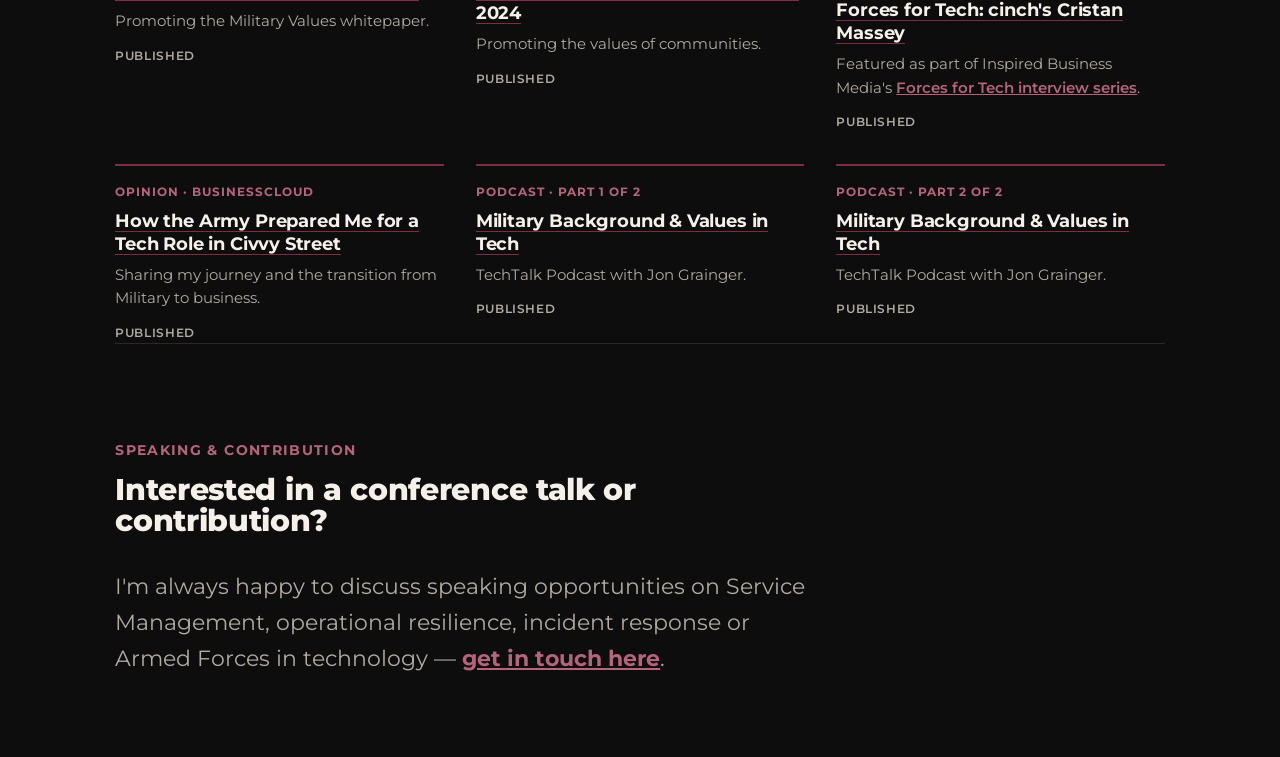
<file: thinking.html>
<!DOCTYPE html>
<html lang="en-GB">
<head>
    <meta charset="UTF-8">
    <meta name="viewport" content="width=device-width, initial-scale=1.0">
    <title>Thinking &amp; Speaking | Cristan Massey</title>
    <meta name="description" content="Articles, whitepapers, talks and media from Cristan Massey on technology leadership, service strategy, incident response and operational resilience.">
     <link rel="icon" type="image/png" href="/favicon.png">
    <!-- Google Fonts -->
    <link rel="preconnect" href="https://fonts.googleapis.com">
    <link rel="preconnect" href="https://fonts.gstatic.com" crossorigin>
    <link href="https://fonts.googleapis.com/css2?family=Montserrat:wght@400;500;600;700;800;900&display=swap" rel="stylesheet">
    <!-- Stylesheets -->
    <link rel="stylesheet" href="css/tokens.css">
    <link rel="stylesheet" href="css/global.css">
    <link rel="stylesheet" href="css/components.css">
</head>
<body>
    <a class="skip-link" href="#main-content">Skip to main content</a>
    <header class="site-header">
        <nav class="site-nav" aria-label="Primary navigation">
            <a href="index.html" class="site-name">CRISTAN MASSEY</a>
            <ul class="nav-links">
                <li><a href="index.html">Home</a></li>
                <li><a href="thinking.html" aria-current="page">Thinking &amp; Speaking</a></li>
                <li><a href="experience.html">Experience</a></li>
                <li><a href="education.html">Education</a></li>
                <li><a href="about.html">About</a></li>
                <li><a href="contact.html" class="contact-link">Contact</a></li>
            </ul>
        </nav>
    </header>

    <main id="main-content">

       <section class="speaker-banner" aria-label="Speaking highlights">
    <div class="speaker-carousel" data-speaker-carousel>

        <img
            src="assets/images/speakers/Presentation-1.jpeg"
            class="speaker-slide active"
            alt="Speaking engagement photograph 1"
        >

        <img
            src="assets/images/speakers/Presentation-2.png"
            class="speaker-slide"
            alt="Speaking engagement photograph 2"
            loading="lazy"
        >

        <img
            src="assets/images/speakers/Presentation-3.jpeg"
            class="speaker-slide"
            alt="Speaking engagement photograph 3"
            loading="lazy"
        >

        <img
            src="assets/images/speakers/Presentation-4.jpeg"
            class="speaker-slide"
            alt="Speaking engagement photograph 4"
            loading="lazy"
        >

        <img
            src="assets/images/speakers/Presentation-5.jpeg"
            class="speaker-slide"
            alt="Speaking engagement photograph 5"
            loading="lazy"
        >

        <img
            src="assets/images/speakers/Presentation-6.jpeg"
            class="speaker-slide"
            alt="Speaking engagement photograph 6"
            loading="lazy"
        >

        <img
            src="assets/images/speakers/Presentation-7.jpeg"
            class="speaker-slide"
            alt="Speaking engagement photograph 7"
            loading="lazy"
        >

        <img
            src="assets/images/speakers/Presentation-8.jpeg"
            class="speaker-slide"
            alt="Speaking engagement photograph 8"
            loading="lazy"
        >

        <img
            src="assets/images/speakers/Presentation-9.jpeg"
            class="speaker-slide"
            alt="Speaking engagement photograph 9"
            loading="lazy"
        >

        <img
            src="assets/images/speakers/Presentation-10.jpeg"
            class="speaker-slide"
            alt="Speaking engagement photograph 10"
            loading="lazy"
        >

        <button
            type="button"
            class="speaker-carousel-control speaker-carousel-prev"
            data-speaker-prev
            aria-label="Show previous speaking photograph"
        >
            &#8592;
        </button>

        <button
            type="button"
            class="speaker-carousel-control speaker-carousel-next"
            data-speaker-next
            aria-label="Show next speaking photograph"
        >
            &#8594;
        </button>

        <p class="speaker-carousel-status" aria-live="polite" data-speaker-status>
            Image 1 of 10
        </p>
    </div>
</section>



        <!-- ==================================================
             PAGE HEADER
             ================================================== -->
        <div class="page-header">
            <p class="page-kicker">Thinking &amp; Speaking</p>
            <h1>My portfolio of presentations, blogs, articles and more</h1>
            <p class="page-lead">
                Writing and speaking on all things IT Service Management, Military transition and much more.
                A passion of mine is public speaking and I hope this gives an indication of my views and methods professionally. 
            </p>
        </div>

        <!-- ==================================================
             UPCOMING TALK (highlighted, time-sensitive)
             ================================================== -->
        <section class="content-section" aria-labelledby="upcoming-heading">

            <div class="upcoming-card">

                <p class="upcoming-label">Upcoming &middot; itSMF UK ITSM26</p>

                <h2 id="upcoming-heading">From Orders to Ownership: Building Teams That Actually Want to Change</h2>

                <p class="upcoming-meta">
                    10th November &middot; 11:00&ndash;11:45 &middot; Stadium MK, Milton Keynes
                </p>

                <p class="upcoming-summary">
                    ITSM26 is fast approaching. If you want to hear my lovely Mancunian voice give insight into building teams that thrive, come join me. 

                    - Phycological Safety
                    - Organisational Change Management
                    - Accountability
                    - Individual vs Team Success. 

                    ...it has it all 🤞 😊
                </p>

                <p class="upcoming-link">
                    <a href="https://www.itsmf.co.uk/itsm26/" target="_blank" rel="noopener noreferrer">Register for ITSM26 &#8599;</a>
                </p>

            </div>

        </section>

        <!-- ==================================================
             SECTION: BLOGS & WHITEPAPERS
             ================================================== -->
        <section class="content-section" aria-labelledby="blogs-heading">

            <div class="section-heading">
                <p class="eyebrow">Blogs &amp; Whitepapers</p>
            </div>

            <div class="thinking-grid">

                <article class="thinking-card">
                    <p class="thinking-card-topic">Whitepaper &middot; itSMF UK</p>
                    <h3><a href="https://www.itsmf.co.uk/wp-content/uploads/2024/09/Military-values-in-ITSM-whitepaper-v0.2.pdf" target="_blank" rel="noopener noreferrer">Military Values in ITSM</a></h3>
                    <p class="thinking-card-summary">
                        How military values; humility, curiosity and clear communication translate into effective Service Management
                        leadership.
                    </p>
                    <p class="thinking-card-status">Published</p>
                </article>

                <article class="thinking-card">
                    <p class="thinking-card-topic">Blog &middot; itSMF UK</p>
                    <h3><a href="https://www.itsmf.co.uk/chaos_monkey/" target="_blank" rel="noopener noreferrer">Chaos Monkey</a></h3>
                    <p class="thinking-card-summary">
                       Utilising Chaos Engineering, a concept created by Netflix, I explore how we can utilise these principles from a Service Management perspecative
                        Being proactive and not reactive, testing issue response before the issue is actually faced. 
                    </p>
                    <p class="thinking-card-status">Published</p>
                </article>

                <article class="thinking-card">
                    <p class="thinking-card-topic">Blog &middot; LinkedIn</p>
                    <h3><a href="https://www.linkedin.com/pulse/south-sudan-service-management-cristan-massey/" target="_blank" rel="noopener noreferrer">South Sudan: Service Management</a></h3>
                    <p class="thinking-card-summary">
                        Reflections on Service Management drawn from a United Nations
                        deployment to South Sudan during military service.
                    </p>
                    <p class="thinking-card-status">Published</p>
                </article>

                <article class="thinking-card">
                    <p class="thinking-card-topic">Blog &middot; LinkedIn</p>
                    <h3><a href="https://www.linkedin.com/pulse/military-parachutist-project-management-my-fdm-career-massey/" target="_blank" rel="noopener noreferrer">Military Parachutist to Project Management</a></h3>
                    <p class="thinking-card-summary">
                        On transitioning from Army service into a technology career,
                        starting with the FDM Group Ex-Forces Programme.
                    </p>
                    <p class="thinking-card-status">Published</p>
                </article>

                <article class="thinking-card">
                    <p class="thinking-card-topic">Blog &middot; LinkedIn</p>
                    <h3><a href="https://www.linkedin.com/pulse/veterans-work-debate-cristan-massey/" target="_blank" rel="noopener noreferrer">Veterans at Work: The Debate</a></h3>
                    <p class="thinking-card-summary">
                        Delloitte created an excellent peice of work on Veterans in business and the skill-set they bring. 
                        This is my take on it. 
                    </p>
                    <p class="thinking-card-status">Published</p>
                </article>

                <!-- Placeholder for future articles -->
                <article class="thinking-card thinking-card-placeholder">
                    <p class="thinking-card-topic">Article &middot; Cognitive Load</p>
                    <h3>Are we all doing too much?</h3>
                    <p class="thinking-card-summary">
                        Following on from my ITSM2025 presentation, this explores how cognitive load should effectively be managed and the significant of it from a ITSM perspective. 
                    </p>
                    <p class="thinking-card-status">Planned</p>
                </article>

            </div>

        </section>

        <!-- ==================================================
             SECTION: VIDEOS
             ================================================== -->
        <section class="content-section" aria-labelledby="videos-heading">

            <div class="section-heading">
                <p class="eyebrow">Videos</p>
                <h2 id="videos-heading">Talks, panels and recordings</h2>
            </div>

            <div class="thinking-grid">

               <article class="thinking-card">
    <p class="thinking-card-topic">Conference Talk</p>
    <h3><a href="https://www.youtube.com/watch?v=-BJOvgevfEs" target="_blank" rel="noopener noreferrer">Are We All Doing Too Much? The Significance of Cognitive Load</a></h3>
    <p class="thinking-card-summary">
        How Cognitive Load Theory explains why teams underperform under
        pressure, and practical ways to simplify, reduce and manage load
        across a Service Management function.
    </p>
    <p class="thinking-card-status">Published</p>
    <p class="thinking-card-resource">
        <a href="assets/downloads/slides/cognitive-load-slides.pdf" target="_blank" rel="noopener noreferrer">
            Download Slides (PDF) <span aria-hidden="true">&#8595;</span>
        </a>
    </p>
</article>

                <article class="thinking-card">
                    <p class="thinking-card-topic">Conference Talk</p>
                    <h3><a href="https://www.youtube.com/watch?v=OXf4wR3B6OU" target="_blank" rel="noopener noreferrer">Who Wants to Be a Chaos Monkey</a></h3>
                    <p class="thinking-card-summary">
                       ITSM24 -  Utilising Chaos Engineering, a concept created by Netflix, I explore how we can utilise these principles from a Service Management perspecative
                        Being proactive and not reactive, testing issue response before the issue is actually faced. 
                    </p>
                    <p class="thinking-card-status">Published</p>
                </article>

                <article class="thinking-card">
                    <p class="thinking-card-topic">Conference Talk</p>
                    <h3><a href="https://www.youtube.com/watch?v=4q8KVngJqvo" target="_blank" rel="noopener noreferrer">Military Values in ITSM</a></h3>
                    <p class="thinking-card-summary">
                       ITS24 -  The talk accompanying the itSMF UK whitepaper of the same name.
                    </p>
                    <p class="thinking-card-status">Published</p>
                </article>

                <article class="thinking-card">
                    <p class="thinking-card-topic">Conference Talk &middot; with Jack Bramhall</p>
                    <h3><a href="https://www.youtube.com/watch?v=msrPHL3XTFI" target="_blank" rel="noopener noreferrer">Service Without the Faff</a></h3>
                    <p class="thinking-card-summary">
                        Co-presented with Jack Bramhall.
                       ITSM22 - The cinch journey and how an ITSm function was built from scratch in a DevOp, start-up orgnaisation. 
                    </p>
                    <p class="thinking-card-status">Published</p>
                </article>

                <article class="thinking-card">
                    <p class="thinking-card-topic">WTF is SRE 2023 &middot; with Apostolis Apostolidis</p>
                    <h3><a href="https://www.youtube.com/watch?v=nLrx0BCMl0Y" target="_blank" rel="noopener noreferrer">When DevOps Meets Service Delivery</a></h3>
                    <p class="thinking-card-summary">
                        Co-presented with Apostolis Apostolidis at WTF is SRE, 2023.
                        How Dev Ops and Service Delivery can synergise. 
                    </p>
                    <p class="thinking-card-status">Published</p>
                </article>

                <article class="thinking-card">
                    <p class="thinking-card-topic">Conference Talk</p>
                    <h3><a href="https://www.youtube.com/watch?v=afrl_Y6uKbU" target="_blank" rel="noopener noreferrer">Productivity 101</a></h3>
                    <p class="thinking-card-summary">
                       ITSM21 - Delivered virtually in Covid. Hints and tips on how to be more productive. 
                    </p>
                    <p class="thinking-card-status">Published</p>
                </article>

            </div>

        </section>

        <!-- ==================================================
             SECTION: OTHER
             ================================================== -->
        <section class="content-section" aria-labelledby="other-heading">

            <div class="section-heading">
                <p class="eyebrow">Other</p>
                <h2 id="other-heading">Press, interviews &amp; podcasts</h2>
            </div>

            <div class="thinking-grid">

                <article class="thinking-card">
                    <p class="thinking-card-topic">Magazine Feature</p>
                    <h3><a href="https://www.inspiredbusinessmedia.com/magazine/cio-inspired-magazine-may-2026" target="_blank" rel="noopener noreferrer">CIO Inspired Magazine, May 2026</a></h3>
                    <p class="thinking-card-summary">
                       Promoting the Military Values whitepaper. 
                    </p>
                    <p class="thinking-card-status">Published</p>
                </article>

                <article class="thinking-card">
                    <p class="thinking-card-topic">Magazine Feature</p>
                    <h3><a href="https://www.inspiredbusinessmedia.com/magazine/industry-thinkers-magazine-march-2024" target="_blank" rel="noopener noreferrer">Industry Thinkers Magazine, March 2024</a></h3>
                    <p class="thinking-card-summary">
                        Promoting the values of communities. 
                    </p>
                    <p class="thinking-card-status">Published</p>
                </article>

                <article class="thinking-card">
                    <p class="thinking-card-topic">Video Interview &middot; Inspired Business Media</p>
                    <h3><a href="https://www.youtube.com/watch?v=Cw4t1HoPFPw" target="_blank" rel="noopener noreferrer">Forces for Tech: cinch's Cristan Massey</a></h3>
                    <p class="thinking-card-summary">
                        Featured as part of Inspired Business Media's
                        <a href="https://www.inspiredbusinessmedia.com/interviews/forces-for-tech-cinchs-cristan-massey" target="_blank" rel="noopener noreferrer">Forces for Tech interview series</a>.
                    </p>
                    <p class="thinking-card-status">Published</p>
                </article>

                <article class="thinking-card">
                    <p class="thinking-card-topic">Opinion &middot; BusinessCloud</p>
                    <h3><a href="https://businesscloud.co.uk/opinion/how-army-prepared-me-for-tech-role-in-civvy-street/" target="_blank" rel="noopener noreferrer">How the Army Prepared Me for a Tech Role in Civvy Street</a></h3>
                    <p class="thinking-card-summary">
                       Sharing my journey and the transition from Military to business. 
                    </p>
                    <p class="thinking-card-status">Published</p>
                </article>

                <article class="thinking-card">
                    <p class="thinking-card-topic">Podcast &middot; Part 1 of 2</p>
                    <h3><a href="https://www.youtube.com/watch?v=SGXJ4ahXWwA" target="_blank" rel="noopener noreferrer">Military Background &amp; Values in Tech</a></h3>
                    <p class="thinking-card-summary">
                        TechTalk Podcast with Jon Grainger.
                    </p>
                    <p class="thinking-card-status">Published</p>
                </article>

                <article class="thinking-card">
                    <p class="thinking-card-topic">Podcast &middot; Part 2 of 2</p>
                    <h3><a href="https://www.youtube.com/watch?v=5KFDH-saNEE" target="_blank" rel="noopener noreferrer">Military Background &amp; Values in Tech</a></h3>
                    <p class="thinking-card-summary">
                        TechTalk Podcast with Jon Grainger.
                    </p>
                    <p class="thinking-card-status">Published</p>
                </article>

            </div>

        </section>

        <!-- ==================================================
             SECTION: CONTACT PROMPT
             ================================================== -->
        <section class="content-section">
            <div class="section-heading">
                <p class="eyebrow">Speaking &amp; Contribution</p>
                <h2>Interested in a conference talk or contribution?</h2>
            </div>
            <p class="prose">
                I'm always happy to discuss speaking opportunities on Service Management,
                operational resilience, incident response or Armed Forces in technology &mdash;
                <a href="contact.html" style="color: var(--colour-accent); font-weight: 700;">get in touch here</a>.
            </p>
        </section>

    </main>

    <script src="js/main.js"></script>
</body>
</html>
</file>
<file: css/tokens.css>
/* ==========================================================================
   DESIGN TOKENS
   This file holds every colour, font, spacing and layout value used across
   the site. Change a value here and it updates everywhere it's used.
   ========================================================================== */

:root {

  /* Colour - neutrals (dark theme) */
  --colour-canvas: #0E0D0D;
  --colour-surface: #191716;
  --colour-ink: #F5F1EA;
  --colour-ink-soft: #B0AAA1;
  --colour-line: #2C2825;

  /* Colour - maroon scale (accent identity) */
  --colour-maroon-950: #241115;
  --colour-maroon-900: #34161D;
  --colour-maroon-800: #4A1C28;
  --colour-maroon-700: #652235;
  --colour-maroon-600: #7D2D44;
  --colour-maroon-500: #96405A;
  --colour-maroon-400: #B5647C;
  --colour-maroon-300: #D08FA0;
  --colour-maroon-200: #E8C6CF;
  --colour-maroon-100: #F5E6EA;

  /* On a dark canvas, lighter maroon tones give the contrast needed for
     text and links. Darker maroon tones (700/600) work well as solid
     button backgrounds with light text on top. */
  --colour-accent: var(--colour-maroon-400);
  --colour-accent-strong: var(--colour-maroon-300);
  --colour-accent-solid: var(--colour-maroon-700);
  --colour-accent-solid-hover: var(--colour-maroon-600);

  /* Colour - accessibility (brighter blue needed for AA contrast on black) */
  --colour-focus: #5AA9E6;

  /* Typography
     Single family, multiple weights: bold, confident, modern.
     Hierarchy is created through weight and size, not by mixing typefaces. */
  --font-display: "Montserrat", sans-serif;
  --font-body: "Montserrat", sans-serif;

  --font-size-body: 1rem;
  --font-size-lead: clamp(1.15rem, 1rem + 0.6vw, 1.4rem);
  --font-size-h3: clamp(1.4rem, 1.1rem + 1vw, 2rem);
  --font-size-h2: clamp(2rem, 1.4rem + 2vw, 3.4rem);
  --font-size-h1: clamp(2.5rem, 1.5rem + 4.5vw, 4.75rem);

  /* Spacing */
  --space-1: 0.25rem;
  --space-2: 0.5rem;
  --space-3: 0.75rem;
  --space-4: 1rem;
  --space-6: 1.5rem;
  --space-8: 2rem;
  --space-12: 3rem;
  --space-16: 4rem;
  --space-24: 6rem;

  /* Layout */
  --width-text: 44rem;
  --width-content: 72rem;
  --page-gutter: clamp(1.25rem, 4vw, 4rem);

  /* Borders / radii */
  --border-thin: 1px solid var(--colour-line);
  --border-accent: 1px solid var(--colour-maroon-600);
  --radius-small: 0.2rem;
  --radius-medium: 0.75rem;

  /* Motion */
  --duration-standard: 200ms;
  --ease-standard: cubic-bezier(0.2, 0, 0, 1);

}
</file>
<file: css/global.css>
/* ==========================================================================
   GLOBAL STYLES
   Base rules applied across every page: resets, typography, body defaults.
   ========================================================================== */

html {
  box-sizing: border-box;
  scroll-behavior: smooth;
}

*,
*::before,
*::after {
  box-sizing: inherit;
}

body {
  margin: 0;
  background: var(--colour-canvas);
  color: var(--colour-ink);
  font-family: var(--font-body);
  font-size: var(--font-size-body);
  line-height: 1.6;
  -webkit-font-smoothing: antialiased;
}

/* Skip link - accessibility: allows keyboard users to bypass navigation */
.skip-link {
  position: absolute;
  left: -999px;
  top: auto;
  background: var(--colour-accent-solid);
  color: #fff;
  padding: var(--space-3) var(--space-4);
  z-index: 100;
}

.skip-link:focus {
  left: var(--space-4);
  top: var(--space-4);
}

/* Visible focus state for all interactive elements */
a:focus-visible,
button:focus-visible {
  outline: 3px solid var(--colour-focus);
  outline-offset: 2px;
}

h1, h2, h3 {
  font-family: var(--font-display);
  font-weight: 800;
  line-height: 1.05;
  letter-spacing: -0.01em;
  color: var(--colour-ink);
}

p {
  margin: 0 0 var(--space-4) 0;
}

a {
  color: inherit;
}

main {
  max-width: var(--width-content);
  margin: 0 auto;
  padding: var(--space-16) var(--page-gutter);
}

@media (prefers-reduced-motion: reduce) {
  html {
    scroll-behavior: auto;
  }
  * {
    animation-duration: 0.001ms !important;
    transition-duration: 0.001ms !important;
  }
}
</file>
<file: css/components.css>
/* ==========================================================================
   COMPONENTS
   Reusable UI patterns: navigation, hero, buttons, cards etc.
   Add new components to this file as the site grows.
   ========================================================================== */

/* --- Site header / navigation ------------------------------------------ */

.site-header {
  border-bottom: var(--border-thin);
}

.site-nav {
  max-width: var(--width-content);
  margin: 0 auto;
  padding: var(--space-6) var(--page-gutter);

  display: flex;
  justify-content: space-between;
  align-items: center;
  flex-wrap: wrap;
  gap: var(--space-4);
}

.site-name {
  font-family: var(--font-body);
  font-weight: 800;
  font-size: 1.05rem;
  letter-spacing: 0.06em;
  text-decoration: none;
  color: var(--colour-ink);
  white-space: nowrap;
}

.nav-links {
  display: flex;
  flex-wrap: wrap;
  gap: var(--space-6);
  list-style: none;
  margin: 0;
  padding: 0;
}

.nav-links a {
  text-decoration: none;
  color: var(--colour-ink-soft);
  font-size: 0.95rem;
  font-weight: 500;
}

.nav-links a:hover {
  color: var(--colour-accent-strong);
}

.nav-links a[aria-current="page"] {
  color: var(--colour-ink);
  border-bottom: 2px solid var(--colour-accent);
  padding-bottom: 2px;
}

.contact-link {
  color: var(--colour-accent) !important;
  font-weight: 700;
}

/* --- Hero (homepage) ----------------------------------------------------- */

.hero {
  display: grid;
  grid-template-columns: 1.4fr 1fr;
  gap: var(--space-16);
  align-items: center;
}

.hero-content {
  max-width: var(--width-text);
}

.hero-kicker {
  color: var(--colour-accent);
  font-size: 0.9rem;
  font-weight: 700;
  text-transform: uppercase;
  letter-spacing: 0.1em;
  margin-bottom: var(--space-4);
}

.hero h1 {
  font-size: var(--font-size-h1);
  font-weight: 900;
  margin: 0 0 var(--space-6) 0;
}

.hero-intro {
  max-width: 42rem;
  font-size: var(--font-size-lead);
  font-weight: 400;
  color: var(--colour-ink-soft);
}

.hero-media img {
  width: 100%;
  height: auto;
  display: block;
  border: 3px solid var(--colour-maroon-600);
  border-radius: var(--radius-medium);
  object-fit: cover;
}

/* Stack the hero on narrower screens rather than compressing two columns */
@media (max-width: 52rem) {

  .hero {
    grid-template-columns: 1fr;
  }

  .hero-media {
    max-width: 20rem;
  }

}

/* --- Page header (used on interior pages: About, Experience, etc.) ------ */

.page-header {
  max-width: var(--width-text);
  margin-bottom: var(--space-16);
}

.page-kicker {
  color: var(--colour-accent);
  font-size: 0.9rem;
  font-weight: 700;
  text-transform: uppercase;
  letter-spacing: 0.1em;
  margin-bottom: var(--space-4);
}

.page-header h1 {
  font-size: var(--font-size-h2);
  font-weight: 900;
  margin: 0 0 var(--space-6) 0;
}

.page-lead {
  font-size: var(--font-size-lead);
  font-weight: 400;
  color: var(--colour-ink-soft);
  max-width: 42rem;
}

/* --- Section heading (reusable across interior page sections) ---------- */

.section-heading {
  max-width: var(--width-text);
  margin-bottom: var(--space-8);
}

.section-heading .eyebrow {
  color: var(--colour-accent);
  font-size: 0.85rem;
  font-weight: 700;
  text-transform: uppercase;
  letter-spacing: 0.1em;
  margin-bottom: var(--space-3);
}

.section-heading h2 {
  font-size: var(--font-size-h3);
  font-weight: 800;
  margin: 0;
}

/* --- Content section spacing --------------------------------------------- */

.content-section {
  padding-top: var(--space-24);
  border-top: var(--border-thin);
}

.content-section:first-child {
  padding-top: 0;
  border-top: none;
}

.prose {
  max-width: var(--width-text);
  font-size: var(--font-size-lead);
  color: var(--colour-ink-soft);
}

.prose p:last-child {
  margin-bottom: 0;
}

/* --- Pull statement (large standalone statement mid-page) --------------- */

.pull-statement {
  max-width: var(--width-text);
  font-family: var(--font-display);
  font-weight: 900;
  font-size: var(--font-size-h3);
  color: var(--colour-ink);
  line-height: 1.25;
}

.pull-statement span {
  color: var(--colour-accent);
}

/* --- Principles grid (About page: Principles / Ways of Working) -------- */

.principles-grid {
  display: grid;
  grid-template-columns: repeat(2, 1fr);
  gap: var(--space-8) var(--space-12);
}

@media (max-width: 52rem) {
  .principles-grid {
    grid-template-columns: 1fr;
  }
}

.principle {
  border-top: var(--border-thin);
  padding-top: var(--space-6);
}

.principle .principle-number {
  display: block;
  font-family: var(--font-display);
  font-weight: 800;
  font-size: 0.9rem;
  color: var(--colour-accent);
  margin-bottom: var(--space-3);
  letter-spacing: 0.05em;
}

.principle h3 {
  font-size: 1.2rem;
  font-weight: 700;
  margin: 0 0 var(--space-2) 0;
}

.principle p {
  color: var(--colour-ink-soft);
  font-size: 0.98rem;
  margin: 0;
}
/* --- Facets grid (About page: Outside of Work) --------------------------
   Deliberately lighter-weight styling than .principles-grid: smaller
   heading, no numbered index. This signals "personal facet" rather than
   "core leadership principle" without needing icons or imagery. */

.facets-grid {
  display: grid;
  grid-template-columns: repeat(3, 1fr);
  gap: var(--space-8);
}

@media (max-width: 60rem) {
  .facets-grid {
    grid-template-columns: repeat(2, 1fr);
  }
}

@media (max-width: 36rem) {
  .facets-grid {
    grid-template-columns: 1fr;
  }
}

.facet {
  border-top: var(--border-thin);
  padding-top: var(--space-4);
}

.facet h3 {
  font-size: 1.05rem;
  font-weight: 700;
  margin: 0 0 var(--space-2) 0;
}

.facet p {
  color: var(--colour-ink-soft);
  font-size: 0.92rem;
  margin: 0;
}

.facet a {
  color: var(--colour-accent);
  font-weight: 600;
  text-decoration: underline;
}

/* ==========================================================================
   EXPERIENCE PAGE COMPONENTS
   Append these to css/components.css
   ========================================================================== */

/* --- Timeline (arrow-navigated career carousel) --------------------------
   Layout: arrow | content | arrow, using CSS grid so the arrows stay
   vertically centred against the panel regardless of panel height. */

.timeline {
  display: grid;
  grid-template-columns: auto 1fr auto;
  align-items: center;
  gap: var(--space-8);
}

.timeline-body {
  min-width: 0; /* allows content to shrink properly inside the grid track */
}

.timeline-arrow {
  flex-shrink: 0;
  width: 3.25rem;
  height: 3.25rem;
  border-radius: 50%;
  border: 2px solid var(--colour-maroon-600);
  background: var(--colour-surface);
  color: var(--colour-accent);
  font-size: 1.3rem;
  font-weight: 700;
  cursor: pointer;
  transition: background-color var(--duration-standard) var(--ease-standard),
              color var(--duration-standard) var(--ease-standard),
              border-color var(--duration-standard) var(--ease-standard),
              transform var(--duration-standard) var(--ease-standard);
}

.timeline-arrow:hover:not(:disabled) {
  background: var(--colour-accent-solid);
  border-color: var(--colour-accent-solid);
  color: var(--colour-ink);
  transform: scale(1.05);
}

.timeline-arrow:disabled {
  opacity: 0.3;
  cursor: not-allowed;
}

.timeline-position {
  margin: 0 0 var(--space-6) 0;
  font-size: 0.85rem;
  font-weight: 700;
  color: var(--colour-accent);
  text-transform: uppercase;
  letter-spacing: 0.1em;
}

/* Stack arrows above/below content on narrow screens rather than
   squeezing a three-column layout into a small viewport. */
@media (max-width: 42rem) {

  .timeline {
    grid-template-columns: 1fr;
    justify-items: center;
  }

  .timeline-body {
    order: 2;
    width: 100%;
  }

  .timeline-arrow-prev {
    order: 1;
  }

  .timeline-arrow-next {
    order: 3;
  }

}

.timeline-panel-header {
  display: flex;
  align-items: center;
  gap: var(--space-6);
  margin-bottom: var(--space-6);
}

/* --- Organisation links (Experience page) --------------------------------
   Replaces the old .timeline-logo image treatment. Each role's organisation
   name now links out to the company's website, styled consistently with
   the site's other accent links. */

.timeline-org a,
.other-role-org a {
  color: var(--colour-accent);
  text-decoration: none;
  border-bottom: 1px solid var(--colour-maroon-600);
  transition: color var(--duration-standard) var(--ease-standard),
              border-color var(--duration-standard) var(--ease-standard);
}

.timeline-org a:hover,
.other-role-org a:hover {
  color: var(--colour-accent-strong);
  border-color: var(--colour-accent-strong);
}


.timeline-panel h2 {
  font-size: 1.4rem;
  font-weight: 800;
  margin: 0 0 var(--space-1) 0;
}

.timeline-org {
  color: var(--colour-ink-soft);
  font-weight: 600;
  margin: 0;
}

.timeline-dates {
  color: var(--colour-ink-soft);
  font-size: 0.85rem;
  margin: var(--space-1) 0 0 0;
}

.timeline-subheading {
  font-size: 0.85rem;
  font-weight: 700;
  text-transform: uppercase;
  letter-spacing: 0.08em;
  color: var(--colour-accent);
  margin: var(--space-8) 0 var(--space-4) 0;
}

.timeline-list {
  max-width: var(--width-text);
  padding-left: 1.1rem;
  color: var(--colour-ink-soft);
}

.timeline-list li {
  margin-bottom: var(--space-3);
  padding-left: var(--space-2);
}

/* When JavaScript is unavailable, .no-js on <html> (set only by removing
   this class via JS on load) keeps every panel visible and stacked, and
   hides the now-non-functional arrow controls, so no content is lost. */
.no-js .timeline-panel[hidden] {
  display: block !important;
}

.no-js .timeline-controls {
  display: none;
}

.no-js .timeline-panel {
  padding-bottom: var(--space-16);
  margin-bottom: var(--space-16);
  border-bottom: var(--border-thin);
}

/* --- Other notable roles (static list) ----------------------------------- */

.other-roles {
  display: flex;
  flex-direction: column;
  gap: var(--space-8);
}

.other-role {
  border-top: var(--border-thin);
  padding-top: var(--space-6);
  max-width: var(--width-text);
}

.other-role-header {
  display: flex;
  align-items: baseline;
  gap: var(--space-3);
  flex-wrap: wrap;
}

.other-role-header h3 {
  font-size: 1.1rem;
  font-weight: 700;
  margin: 0;
}

.other-role-org {
  color: var(--colour-accent);
  font-weight: 600;
  margin: 0;
  font-size: 0.9rem;
}

.other-role-dates {
  color: var(--colour-ink-soft);
  font-size: 0.85rem;
  margin: var(--space-1) 0 var(--space-3) 0;
}

.other-role p:not(.other-role-dates) {
  color: var(--colour-ink-soft);
  margin: 0;
}
/* --- Credentials grid (Education & Development page) --------------------
   Denser than .principles-grid: three columns on desktop, no numbered
   index, used for qualifications, awards and certifications where the
   name of the credential itself is the primary information. */

.credentials-grid {
  display: grid;
  grid-template-columns: repeat(3, 1fr);
  gap: var(--space-8);
}

@media (max-width: 60rem) {
  .credentials-grid {
    grid-template-columns: repeat(2, 1fr);
  }
}

@media (max-width: 36rem) {
  .credentials-grid {
    grid-template-columns: 1fr;
  }
}

.credential {
  border-top: var(--border-thin);
  padding-top: var(--space-4);
}

.credential h3 {
  font-size: 1.05rem;
  font-weight: 700;
  margin: 0 0 var(--space-2) 0;
  line-height: 1.3;
}

.credential p {
  color: var(--colour-ink-soft);
  font-size: 0.92rem;
  margin: 0;
}

.credential a {
  color: var(--colour-accent);
  font-weight: 600;
}
/* --- Thinking card grid (Thinking & Speaking page) -----------------------
   Used across Blogs & Whitepapers, Videos, and Other sections.
   Real, published items use the solid maroon-accented style. Items still
   awaiting content use .thinking-card-placeholder for a visibly different
   dashed treatment, so it's obvious at a glance what needs filling in. */

.thinking-grid {
  display: grid;
  grid-template-columns: repeat(3, 1fr);
  gap: var(--space-8);
}

@media (max-width: 60rem) {
  .thinking-grid {
    grid-template-columns: repeat(2, 1fr);
  }
}

@media (max-width: 36rem) {
  .thinking-grid {
    grid-template-columns: 1fr;
  }
}

.thinking-card {
  border-top: 2px solid var(--colour-maroon-600);
  padding-top: var(--space-4);
}

.thinking-card-topic {
  font-size: 0.78rem;
  font-weight: 700;
  text-transform: uppercase;
  letter-spacing: 0.08em;
  color: var(--colour-accent);
  margin: 0 0 var(--space-2) 0;
}

.thinking-card h3 {
  font-size: 1.1rem;
  font-weight: 700;
  margin: 0 0 var(--space-2) 0;
  line-height: 1.3;
}

.thinking-card h3 a {
  color: var(--colour-ink);
  text-decoration: none;
  border-bottom: 1px solid var(--colour-maroon-600);
}

.thinking-card h3 a:hover {
  color: var(--colour-accent);
}

.thinking-card-summary {
  color: var(--colour-ink-soft);
  font-size: 0.92rem;
  margin: 0 0 var(--space-3) 0;
}

.thinking-card-status {
  font-size: 0.78rem;
  font-weight: 600;
  color: var(--colour-ink-soft);
  text-transform: uppercase;
  letter-spacing: 0.05em;
  margin: 0;
}

/* Placeholder variant: dashed border, reduced opacity, signals "not yet
   real content" clearly to both you and any future site visitor testing. */
.thinking-card-placeholder {
  border-top-style: dashed;
  border-top-color: var(--colour-line);
  opacity: 0.7;
}

.thinking-card-placeholder .thinking-card-topic {
  color: var(--colour-ink-soft);
}

/* --- Upcoming talk highlight (time-sensitive, sits above the grids) ----- */

.upcoming-card {
  border: 2px solid var(--colour-maroon-600);
  border-radius: var(--radius-medium);
  padding: var(--space-8);
  background: var(--colour-surface);
  max-width: var(--width-content);
}

.upcoming-label {
  color: var(--colour-accent);
  font-size: 0.85rem;
  font-weight: 700;
  text-transform: uppercase;
  letter-spacing: 0.08em;
  margin: 0 0 var(--space-4) 0;
}

.upcoming-card h2 {
  font-size: var(--font-size-h3);
  margin: 0 0 var(--space-3) 0;
}

.upcoming-meta {
  color: var(--colour-ink-soft);
  font-weight: 600;
  font-size: 0.95rem;
  margin: 0 0 var(--space-4) 0;
}

.upcoming-summary {
  color: var(--colour-ink-soft);
  max-width: var(--width-text);
  margin: 0 0 var(--space-6) 0;
}

.upcoming-link a {
  color: var(--colour-accent);
  font-weight: 700;
  text-decoration: none;
  border-bottom: 2px solid var(--colour-maroon-600);
}

.upcoming-link a:hover {
  color: var(--colour-accent-strong);
}

/* --- Inline links within thinking-card summaries -------------------------
   Used where a card references a secondary source inline (e.g. the video
   interview card which also credits the original interview page). */

.thinking-card-summary a {
  color: var(--colour-accent);
  font-weight: 600;
}

.thinking-card-summary a:hover {
  color: var(--colour-accent-strong);
}

/* CONTACT PAGE: append this block to the end of css/components.css. */
.contact-page-header {
  margin-bottom: var(--space-12);
}

.contact-section {
  padding-top: 0;
  border-top: 0;
}

.contact-panel {
  max-width: var(--width-text);
  padding: var(--space-8);
  border: 2px solid var(--colour-maroon-600);
  border-radius: var(--radius-medium);
  background: var(--colour-surface);
}

.contact-label {
  margin: 0 0 var(--space-3) 0;
  color: var(--colour-accent);
  font-size: 0.82rem;
  font-weight: 700;
  letter-spacing: 0.1em;
  text-transform: uppercase;
}

.contact-panel h2 {
  margin: 0 0 var(--space-4) 0;
  font-size: var(--font-size-h3);
}

.contact-panel > p:not(.contact-label) {
  max-width: 42rem;
  margin: 0;
  color: var(--colour-ink-soft);
  font-size: var(--font-size-lead);
}

.linkedin-button {
  display: inline-flex;
  align-items: center;
  gap: var(--space-2);
  margin-top: var(--space-8);
  padding: var(--space-4) var(--space-6);
  border: 2px solid var(--colour-maroon-600);
  border-radius: var(--radius-medium);
  background: var(--colour-accent-solid);
  color: var(--colour-ink);
  font-weight: 700;
  text-decoration: none;
  transition:
    background-color var(--duration-standard) var(--ease-standard),
    border-color var(--duration-standard) var(--ease-standard),
    transform var(--duration-standard) var(--ease-standard);
}

.linkedin-button:hover {
  background: var(--colour-accent-solid-hover);
  border-color: var(--colour-accent-strong);
  transform: translateY(-2px);
}

.linkedin-button:focus-visible {
  outline: 3px solid var(--colour-focus);
  outline-offset: 3px;
}

@media (max-width: 36rem) {
  .contact-panel {
    padding: var(--space-6);
  }

  .linkedin-button {
    width: 100%;
    justify-content: center;
  }
}

/* ==========================================================================
   SPEAKER CAROUSEL (Thinking & Speaking page)
   Shows one image at a time, cross-fading between them.
   Arrows sit over the image. Counter sits bottom right.
   ========================================================================== */

.speaker-banner {
  margin-bottom: var(--space-16);
}

.speaker-carousel {
  position: relative;
  height: 30rem;
  overflow: hidden;
  border: 3px solid var(--colour-maroon-600);
  border-radius: var(--radius-medium);
  background: var(--colour-surface);
}

.speaker-slide {
  position: absolute;
  top: 0;
  left: 0;
  width: 100%;
  height: 100%;
  object-fit: cover;
  opacity: 0;
  transition: opacity 800ms var(--ease-standard);
}

.speaker-slide.active {
  opacity: 1;
}

.speaker-carousel-control {
  position: absolute;
  top: 50%;
  transform: translateY(-50%);
  z-index: 2;
  width: 3rem;
  height: 3rem;
  border: 2px solid var(--colour-maroon-600);
  border-radius: 50%;
  background: rgba(14, 13, 13, 0.75);
  color: var(--colour-accent);
  font-size: 1.2rem;
  font-weight: 700;
  cursor: pointer;
  transition:
    background-color var(--duration-standard) var(--ease-standard),
    color var(--duration-standard) var(--ease-standard);
}

.speaker-carousel-control:hover {
  background: var(--colour-accent-solid);
  color: var(--colour-ink);
}

.speaker-carousel-control:focus-visible {
  outline: 3px solid var(--colour-focus);
  outline-offset: 2px;
}

.speaker-carousel-prev {
  left: var(--space-4);
}

.speaker-carousel-next {
  right: var(--space-4);
}

.speaker-carousel-status {
  position: absolute;
  right: var(--space-4);
  bottom: var(--space-4);
  z-index: 2;
  margin: 0;
  padding: var(--space-2) var(--space-3);
  border-radius: var(--radius-small);
  background: rgba(14, 13, 13, 0.75);
  color: var(--colour-ink);
  font-size: 0.75rem;
  font-weight: 600;
  letter-spacing: 0.06em;
  text-transform: uppercase;
}

@media (max-width: 48rem) {
  .speaker-carousel {
    height: 18rem;
  }

  .speaker-carousel-control {
    width: 2.5rem;
    height: 2.5rem;
    font-size: 1rem;
  }
}

/* --- Downloadable resource link within a thinking-card ------------------- */

.thinking-card-resource {
  margin: var(--space-3) 0 0 0;
}

.thinking-card-resource a {
  display: inline-flex;
  align-items: center;
  gap: var(--space-2);
  color: var(--colour-accent);
  font-weight: 700;
  font-size: 0.85rem;
  text-decoration: none;
  border-bottom: 1px solid var(--colour-maroon-600);
}

.thinking-card-resource a:hover {
  color: var(--colour-accent-strong);
  border-color: var(--colour-accent-strong);
}
</file>
